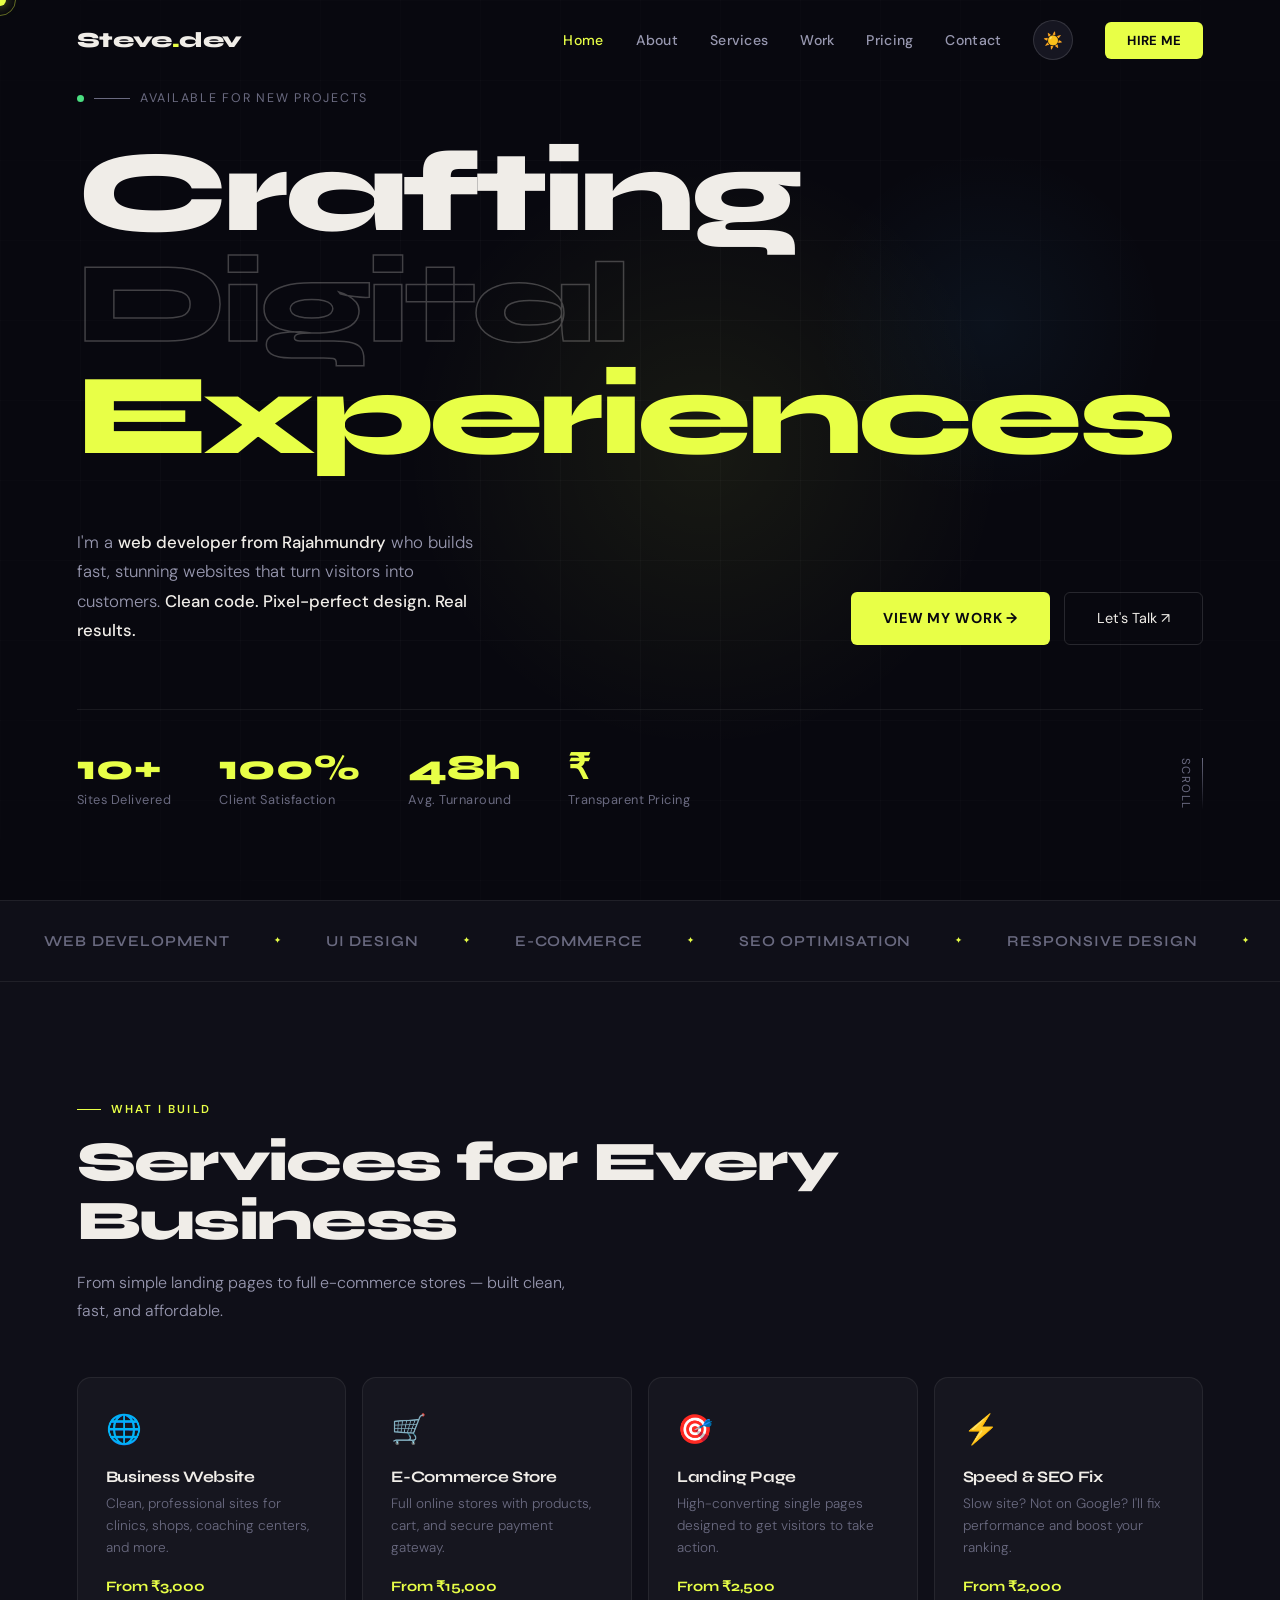
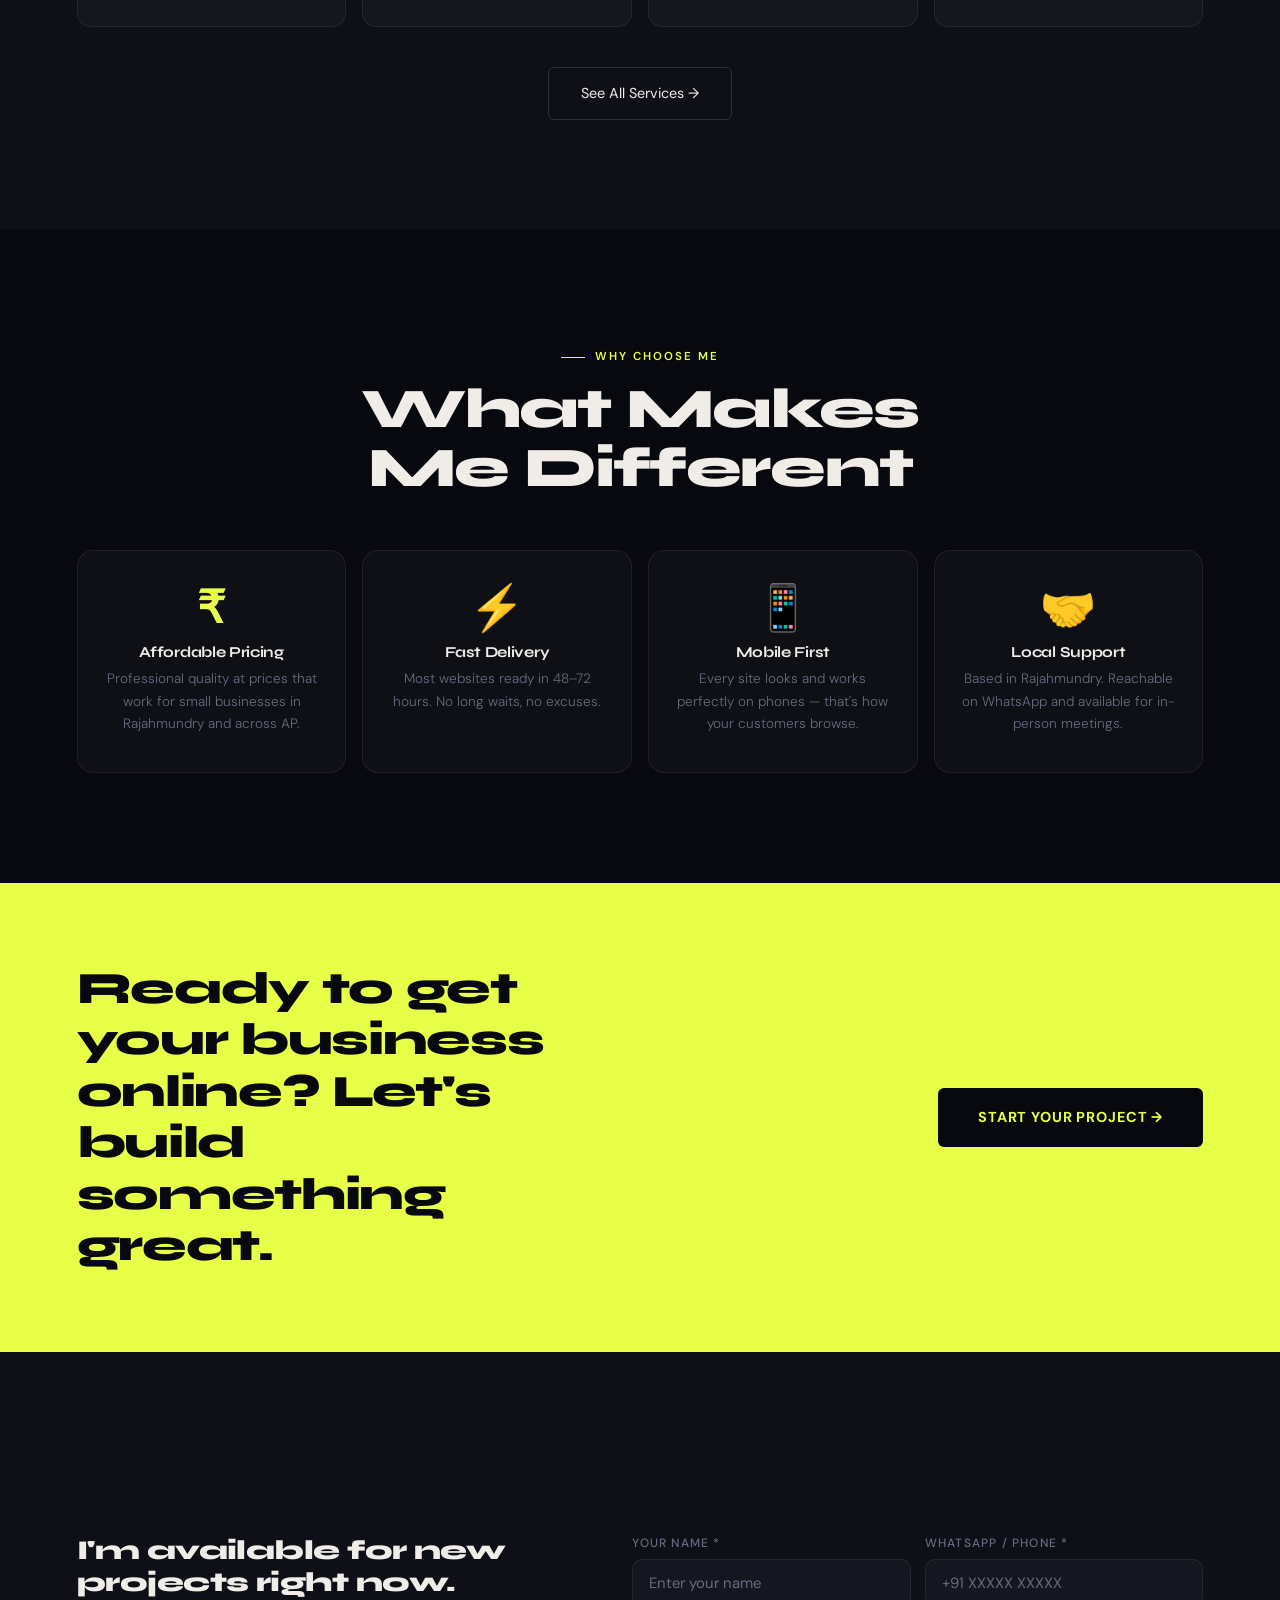
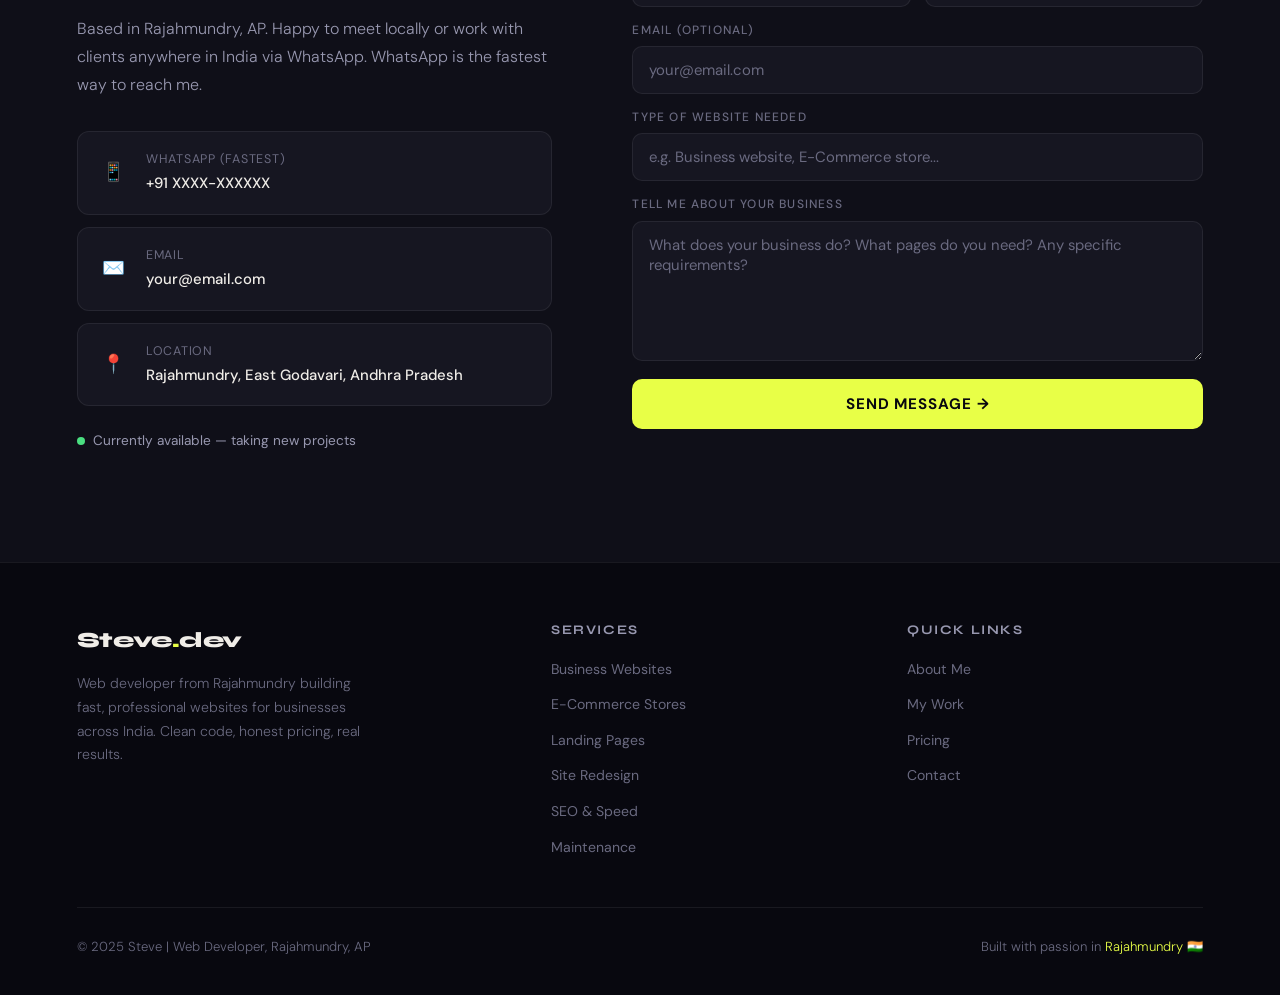
<file: index.html>
<!DOCTYPE html>
<html lang="en">
<!--
  ============================================================
  PAGE: Home (index.html)
  DESCRIPTION: Hero landing page with intro, stats, and
               quick links to all other sections.
  STYLES: css/style.css
  SCRIPTS: js/main.js
  ============================================================
-->
<head>
  <meta charset="UTF-8" />
  <meta name="viewport" content="width=device-width, initial-scale=1.0" />
  <title>Steve.dev — Web Developer, Rajahmundry</title>
  <meta name="description" content="Professional web developer based in Rajahmundry, AP. I build fast, modern websites for businesses across India." />

  <!-- Global styles -->
  <link rel="stylesheet" href="css/style.css" />

  <!-- Page-specific styles -->
  <style>
    /* ── HERO SECTION ── */
    .hero {
      min-height: 100vh;
      display: flex;
      flex-direction: column;
      justify-content: flex-end;
      padding: 0 6% 90px;
      position: relative;
      overflow: hidden;
    }

    /* Grid lines in background */
    .hero-grid {
      position: absolute;
      inset: 0;
      background-image:
        linear-gradient(rgba(255,255,255,0.025) 1px, transparent 1px),
        linear-gradient(90deg, rgba(255,255,255,0.025) 1px, transparent 1px);
      background-size: 80px 80px;
      mask-image: radial-gradient(ellipse 80% 80% at 50% 50%, black 30%, transparent 100%);
      pointer-events: none;
    }
    html.light .hero-grid {
      background-image:
        linear-gradient(rgba(0,0,0,0.04) 1px, transparent 1px),
        linear-gradient(90deg, rgba(0,0,0,0.04) 1px, transparent 1px);
    }

    /* Glow orbs for atmosphere */
    .orb {
      position: absolute;
      border-radius: 50%;
      pointer-events: none;
    }
    .orb-1 {
      width: 650px; height: 650px;
      background: radial-gradient(circle, rgba(232,255,71,0.07) 0%, transparent 65%);
      top: 50%; left: 55%;
      transform: translate(-50%, -50%);
    }
    .orb-2 {
      width: 380px; height: 380px;
      background: radial-gradient(circle, rgba(71,184,255,0.06) 0%, transparent 65%);
      top: 15%; right: 8%;
    }

    /* Blinking availability dot */
    .availability-badge {
      display: inline-flex;
      align-items: center;
      gap: 10px;
      font-size: 0.78rem;
      text-transform: uppercase;
      letter-spacing: 0.14em;
      color: var(--muted);
      margin-bottom: 28px;
      animation: fadeUp 0.9s ease both;
    }
    .badge-dot {
      width: 7px; height: 7px;
      background: #4ade80; /* green = available */
      border-radius: 50%;
      animation: pulse 2s infinite;
    }
    @keyframes pulse {
      0%, 100% { opacity: 1; transform: scale(1); }
      50%       { opacity: 0.4; transform: scale(1.4); }
    }
    .badge-line {
      width: 36px; height: 1px;
      background: var(--muted);
    }

    /* Main headline */
    .hero-title {
      font-family: 'Syne', sans-serif;
      font-size: clamp(3.5rem, 9vw, 8rem);
      font-weight: 800;
      line-height: 0.97;
      letter-spacing: -0.04em;
      margin-bottom: 0;
      position: relative;
      z-index: 2;
      animation: fadeUp 0.9s 0.08s ease both;
    }
    /* Outlined text (no fill, just stroke) */
    .hero-title .outline {
      -webkit-text-stroke: 1.5px rgba(240,237,232,0.25);
      color: transparent;
    }
    html.light .hero-title .outline {
      -webkit-text-stroke: 1.5px rgba(17,17,24,0.25);
    }
    /* Accent colored word */
    .hero-title .accent-word {
      color: var(--accent);
    }

    /* Bottom half of hero (desc + buttons) */
    .hero-bottom {
      display: flex;
      justify-content: space-between;
      align-items: flex-end;
      margin-top: 56px;
      flex-wrap: wrap;
      gap: 32px;
      position: relative;
      z-index: 2;
      animation: fadeUp 0.9s 0.18s ease both;
    }
    .hero-desc {
      max-width: 420px;
      font-size: 1.05rem;
      line-height: 1.75;
      color: var(--muted2);
      font-weight: 300;
    }
    .hero-desc strong {
      color: var(--text);
      font-weight: 500;
    }

    /* CTA button group */
    .hero-ctas {
      display: flex;
      gap: 14px;
      flex-wrap: wrap;
    }

    /* Stats row below hero */
    .hero-stats {
      display: flex;
      gap: 48px;
      margin-top: 64px;
      padding-top: 40px;
      border-top: 1px solid var(--border);
      position: relative;
      z-index: 2;
      flex-wrap: wrap;
      animation: fadeUp 0.9s 0.3s ease both;
    }
    .stat-num {
      font-family: 'Syne', sans-serif;
      font-size: 2.2rem;
      font-weight: 800;
      color: var(--accent);
      line-height: 1;
    }
    .stat-label {
      font-size: 0.8rem;
      color: var(--muted);
      margin-top: 4px;
      letter-spacing: 0.04em;
    }

    /* Scroll indicator */
    .scroll-hint {
      position: absolute;
      bottom: 90px;
      right: 6%;
      display: flex;
      flex-direction: column;
      align-items: center;
      gap: 8px;
      color: var(--muted);
      font-size: 0.72rem;
      text-transform: uppercase;
      letter-spacing: 0.12em;
      writing-mode: vertical-rl;
      animation: fadeUp 0.9s 0.4s ease both;
    }
    .scroll-line {
      width: 1px; height: 52px;
      background: linear-gradient(to bottom, var(--muted), transparent);
    }

    @keyframes fadeUp {
      from { opacity: 0; transform: translateY(36px); }
      to   { opacity: 1; transform: translateY(0); }
    }

    /* ── SCROLLING MARQUEE STRIP ── */
    .marquee-strip {
      padding: 28px 0;
      border-top: 1px solid var(--border);
      border-bottom: 1px solid var(--border);
      background: var(--bg2);
      overflow: hidden;
    }
    .marquee-track {
      display: flex;
      white-space: nowrap;
      animation: marquee 22s linear infinite;
    }
    .marquee-item {
      display: inline-flex;
      align-items: center;
      gap: 44px;
      padding: 0 44px;
      font-family: 'Syne', sans-serif;
      font-size: 0.95rem;
      font-weight: 600;
      color: var(--muted);
      letter-spacing: 0.06em;
      text-transform: uppercase;
    }
    .marquee-dot {
      color: var(--accent);
      font-size: 0.5rem;
    }
    @keyframes marquee {
      from { transform: translateX(0); }
      to   { transform: translateX(-50%); }
    }

    /* ── QUICK SERVICES PREVIEW ── */
    .services-preview {
      display: grid;
      grid-template-columns: repeat(auto-fit, minmax(240px, 1fr));
      gap: 16px;
      margin-top: 52px;
    }
    .svc-preview-card {
      background: var(--card-bg);
      border: 1px solid var(--border);
      border-radius: 14px;
      padding: 28px;
      transition: border-color 0.3s ease, transform 0.3s ease, background 0.3s ease;
      position: relative;
      overflow: hidden;
    }
    /* Top color line appears on hover */
    .svc-preview-card::before {
      content: '';
      position: absolute;
      top: 0; left: 0; right: 0;
      height: 2px;
      background: var(--accent);
      transform: scaleX(0);
      transform-origin: left;
      transition: transform 0.4s ease;
    }
    .svc-preview-card:hover::before { transform: scaleX(1); }
    .svc-preview-card:hover {
      border-color: rgba(232,255,71,0.2);
      transform: translateY(-5px);
      background: var(--bg3);
    }
    .svc-icon {
      font-size: 1.8rem;
      margin-bottom: 16px;
    }
    .svc-preview-card h3 {
      font-size: 1rem;
      font-weight: 700;
      margin-bottom: 8px;
      color: var(--text);
    }
    .svc-preview-card p {
      font-size: 0.85rem;
      line-height: 1.6;
      color: var(--muted);
    }
    .svc-price {
      margin-top: 16px;
      font-family: 'Syne', sans-serif;
      font-size: 0.9rem;
      font-weight: 700;
      color: var(--accent);
    }

    /* ── WHY ME CARDS ── */
    .why-grid {
      display: grid;
      grid-template-columns: repeat(auto-fit, minmax(200px, 1fr));
      gap: 16px;
      margin-top: 52px;
    }
    .why-card {
      text-align: center;
      padding: 36px 20px;
      background: var(--card-bg);
      border: 1px solid var(--border);
      border-radius: 16px;
      transition: transform 0.3s ease;
    }
    .why-card:hover {
      transform: translateY(-4px);
    }
    .why-card .big-num {
      font-family: 'Syne', sans-serif;
      font-size: 2.8rem;
      font-weight: 800;
      color: var(--accent);
      line-height: 1;
    }
    .why-card h4 {
      font-size: 0.95rem;
      font-weight: 700;
      margin: 12px 0 8px;
      color: var(--text);
    }
    .why-card p {
      font-size: 0.85rem;
      line-height: 1.65;
      color: var(--muted);
    }

    /* ── RESPONSIVE ── */
    @media (max-width: 768px) {
      .hero {
        padding: 0 4% 60px;
      }
      .hero-title {
        font-size: clamp(2rem, 7vw, 3.5rem);
        line-height: 1.05;
        letter-spacing: -0.03em;
        margin-bottom: 16px;
      }
      .hero-bottom { flex-direction: column; align-items: flex-start; }
      .hero-stats  { gap: 28px; }
      .scroll-hint { display: none; }
    }

    @media (max-width: 480px) {
      .hero-title {
        font-size: clamp(2.2rem, 6vw, 2.8rem);
        line-height: 1.1;
      }
      .hero-ctas {
        flex-direction: column;
        width: 100%;
      }
      .hero-ctas a {
        width: 100%;
        text-align: center;
      }
    }

    </style>


 <style>
    /* ── CONTACT LAYOUT ── */
    .contact-layout {
      display: grid;
      grid-template-columns: 1fr 1.2fr;
      gap: 80px;
      margin-top: 72px;
      align-items: start;
    }

    /* Left side: contact info */
    .contact-info h3 {
      font-size: 1.7rem;
      font-weight: 800;
      line-height: 1.2;
      margin-bottom: 16px;
      color: var(--text);
    }
    .contact-info > p { margin-bottom: 32px; }

    /* Contact detail cards (WhatsApp, email, location) */
    .contact-items { display: flex; flex-direction: column; gap: 12px; }

    .contact-item {
      display: flex;
      align-items: center;
      gap: 16px;
      padding: 18px 20px;
      background: var(--bg3);
      border: 1px solid var(--border);
      border-radius: 12px;
      text-decoration: none;
      color: var(--text);
      font-size: 0.93rem;
      transition: border-color 0.2s ease, background 0.2s ease;
    }
    .contact-item:hover {
      border-color: rgba(232,255,71,0.3);
      background: rgba(232,255,71,0.03);
    }
    .contact-item .ci-icon { font-size: 1.15rem; width: 32px; text-align: center; }
    .contact-item .ci-label { color: var(--muted); font-size: 0.78rem; margin-bottom: 2px; text-transform: uppercase; letter-spacing: 0.06em; }
    .contact-item .ci-value { font-weight: 500; }

    /* Availability indicator */
    .availability-line {
      display: flex;
      align-items: center;
      gap: 8px;
      margin-top: 24px;
      color: var(--muted2);
      font-size: 0.85rem;
    }
    .avail-dot {
      width: 8px; height: 8px;
      background: #4ade80;
      border-radius: 50%;
      animation: pulse 2s infinite;
    }
    @keyframes pulse {
      0%, 100% { opacity: 1; transform: scale(1); }
      50%       { opacity: 0.4; transform: scale(1.5); }
    }

    /* Right side: contact form */
    .contact-form { display: flex; flex-direction: column; gap: 14px; }

    /* Two-column row for name + phone */
    .form-row { display: grid; grid-template-columns: 1fr 1fr; gap: 14px; }

    .cf-field { display: flex; flex-direction: column; gap: 6px; }
    .cf-label {
      font-size: 0.75rem;
      text-transform: uppercase;
      letter-spacing: 0.1em;
      color: var(--muted);
      font-weight: 500;
    }
    .cf-input {
      background: var(--bg3);
      border: 1px solid var(--border);
      border-radius: 10px;
      padding: 13px 16px;
      color: var(--text);
      font-family: 'DM Sans', sans-serif;
      font-size: 0.93rem;
      outline: none;
      transition: border-color 0.2s ease;
      width: 100%;
    }
    .cf-input:focus { border-color: rgba(232,255,71,0.4); }
    .cf-input::placeholder { color: var(--muted); }
    textarea.cf-input { resize: vertical; min-height: 140px; }

    /* Submit button */
    .cf-submit {
      background: var(--accent);
      color: #08080f;
      border: none;
      padding: 15px;
      border-radius: 10px;
      font-family: 'DM Sans', sans-serif;
      font-weight: 700;
      font-size: 0.95rem;
      cursor: pointer;
      text-transform: uppercase;
      letter-spacing: 0.06em;
      transition: transform 0.2s ease, box-shadow 0.2s ease;
      margin-top: 4px;
    }
    .cf-submit:hover {
      transform: translateY(-2px);
      box-shadow: 0 10px 28px rgba(232,255,71,0.3);
    }

    /* ── RESPONSIVE ── */
    @media (max-width: 900px) {
      .contact-layout { grid-template-columns: 1fr; gap: 48px; }
      .form-row       { grid-template-columns: 1fr; }
    }
  </style>

  
</head>
<body>

  <!-- Custom cursor elements -->
  <div class="cursor-ball" id="cursorBall"></div>
  <div class="cursor-trail" id="cursorTrail"></div>

  <!-- ============================================================
       NAVIGATION BAR
       Shared across all pages. Active link = "Home"
       ============================================================ -->
  <nav class="navbar" id="navbar">
    <!-- Logo -->
    <a href="index.html" class="nav-logo">Steve<span>.</span>dev</a>

    <!-- Desktop navigation links -->
    <ul class="nav-links">
      <li><a href="index.html" class="active">Home</a></li>
      <li><a href="about.html">About</a></li>
      <li><a href="services.html">Services</a></li>
      <li><a href="portfolio.html">Work</a></li>
      <li><a href="pricing.html">Pricing</a></li>
      <li><a href="contact.html">Contact</a></li>
      <!-- Dark/Light toggle -->
      <li><button class="theme-toggle" id="themeToggle" title="Toggle theme">☀️</button></li>
      <!-- Hire Me CTA -->
      <li><a href="contact.html" class="nav-hire">Hire Me</a></li>
    </ul>

    <!-- Mobile controls (hamburger + theme toggle) -->
    <div class="mobile-controls">
      <button class="theme-toggle" id="themeToggleMobile" title="Toggle theme">☀️</button>
      <div class="hamburger" id="hamburger">
        <span></span><span></span><span></span>
      </div>
    </div>
  </nav> 

  <!-- Mobile full-screen navigation drawer -->
  <div class="mobile-nav" id="mobileNav">
    <button class="mobile-close" id="mobileClose">✕</button>
    <a href="index.html">Home</a>
    <a href="about.html">About</a>
    <a href="services.html">Services</a>
    <a href="portfolio.html">Work</a>
    <a href="pricing.html">Pricing</a>
    <a href="contact.html">Contact</a>
    <a href="contact.html" style="color:var(--accent)">Hire Me →</a>
  </div>


  <!-- ============================================================
       HERO SECTION
       Full-height intro with headline, description, and CTAs
       ============================================================ -->
  <section class="hero" id="home">

    <!-- Background decorations -->
    <div class="hero-grid"></div>
    <div class="orb orb-1"></div>
    <div class="orb orb-2"></div>

    <!-- Availability indicator -->
    <div class="availability-badge">
      <div class="badge-dot"></div>
      <div class="badge-line"></div>
      <span>Available for new projects</span>
    </div>

    <!-- Main headline — 3 lines with different treatments -->
    <h1 class="hero-title">
      Crafting<br>
      <span class="outline">Digital</span><br>
      <span class="accent-word">Experiences</span>
    </h1>

    <!-- Description + CTA buttons -->
    <div class="hero-bottom">
      <p class="hero-desc">
        I'm a <strong>web developer from Rajahmundry</strong> who builds
        fast, stunning websites that turn visitors into customers.
        <strong>Clean code. Pixel-perfect design. Real results.</strong>
      </p>
      <div class="hero-ctas">
        <a href="portfolio.html" class="btn-primary">View My Work →</a>
        <a href="contact.html"   class="btn-ghost">Let's Talk ↗</a>
      </div>
    </div>

    <!-- Stats row at bottom of hero -->
    <div class="hero-stats">
      <div>
        <div class="stat-num" id="statSites">0+</div>
        <div class="stat-label">Sites Delivered</div>
      </div>
      <div>
        <div class="stat-num">100%</div>
        <div class="stat-label">Client Satisfaction</div>
      </div>
      <div>
        <div class="stat-num">48h</div>
        <div class="stat-label">Avg. Turnaround</div>
      </div>
      <div>
        <div class="stat-num">₹</div>
        <div class="stat-label">Transparent Pricing</div>
      </div>
    </div>

    <!-- Scroll hint on the right -->
    <div class="scroll-hint">
      <div class="scroll-line"></div>
      Scroll
    </div>
  </section>


  <!-- ============================================================
       MARQUEE STRIP
       Scrolling text banner showing keywords / services
       ============================================================ -->
  <div class="marquee-strip">
    <div class="marquee-track">
      <!-- Duplicate the content so it loops seamlessly -->
      <div class="marquee-item">
        Web Development <span class="marquee-dot">✦</span>
        UI Design <span class="marquee-dot">✦</span>
        E-Commerce <span class="marquee-dot">✦</span>
        SEO Optimisation <span class="marquee-dot">✦</span>
        Responsive Design <span class="marquee-dot">✦</span>
        Performance Tuning <span class="marquee-dot">✦</span>
        Custom Websites <span class="marquee-dot">✦</span>
        Landing Pages <span class="marquee-dot">✦</span>
        Business Sites <span class="marquee-dot">✦</span>
        Web Development <span class="marquee-dot">✦</span>
        UI Design <span class="marquee-dot">✦</span>
        E-Commerce <span class="marquee-dot">✦</span>
        SEO Optimisation <span class="marquee-dot">✦</span>
        Responsive Design <span class="marquee-dot">✦</span>
        Performance Tuning <span class="marquee-dot">✦</span>
        Custom Websites <span class="marquee-dot">✦</span>
        Landing Pages <span class="marquee-dot">✦</span>
        Business Sites <span class="marquee-dot">✦</span>
      </div>
    </div>
  </div>


  <!-- ============================================================
       SERVICES PREVIEW SECTION
       Quick overview of main services with pricing
       ============================================================ -->
  <section class="section section-alt">
    <div class="reveal">
      <div class="section-tag">What I Build</div>
      <h2 class="section-title">Services for Every Business</h2>
      <p class="section-sub">From simple landing pages to full e-commerce stores — built clean, fast, and affordable.</p>
    </div>

    <div class="services-preview reveal delay-2">
      <div class="svc-preview-card">
        <div class="svc-icon">🌐</div>
        <h3>Business Website</h3>
        <p>Clean, professional sites for clinics, shops, coaching centers, and more.</p>
        <div class="svc-price">From ₹3,000</div>
      </div>
      <div class="svc-preview-card">
        <div class="svc-icon">🛒</div>
        <h3>E-Commerce Store</h3>
        <p>Full online stores with products, cart, and secure payment gateway.</p>
        <div class="svc-price">From ₹15,000</div>
      </div>
      <div class="svc-preview-card">
        <div class="svc-icon">🎯</div>
        <h3>Landing Page</h3>
        <p>High-converting single pages designed to get visitors to take action.</p>
        <div class="svc-price">From ₹2,500</div>
      </div>
      <div class="svc-preview-card">
        <div class="svc-icon">⚡</div>
        <h3>Speed & SEO Fix</h3>
        <p>Slow site? Not on Google? I'll fix performance and boost your ranking.</p>
        <div class="svc-price">From ₹2,000</div>
      </div>
    </div>

    <!-- Link to full services page -->
    <div style="text-align:center; margin-top:40px;">
      <a href="services.html" class="btn-ghost">See All Services →</a>
    </div>
  </section>


  <!-- ============================================================
       WHY HIRE ME SECTION
       4 key selling points in card format
       ============================================================ -->
  <section class="section">
    <div class="reveal" style="text-align:center; max-width:580px; margin:0 auto;">
      <div class="section-tag">Why Choose Me</div>
      <h2 class="section-title">What Makes Me Different</h2>
    </div>

    <div class="why-grid reveal delay-2">
      <div class="why-card">
        <div class="big-num">₹</div>
        <h4>Affordable Pricing</h4>
        <p>Professional quality at prices that work for small businesses in Rajahmundry and across AP.</p>
      </div>
      <div class="why-card">
        <div class="big-num">⚡</div>
        <h4>Fast Delivery</h4>
        <p>Most websites ready in 48–72 hours. No long waits, no excuses.</p>
      </div>
      <div class="why-card">
        <div class="big-num">📱</div>
        <h4>Mobile First</h4>
        <p>Every site looks and works perfectly on phones — that's how your customers browse.</p>
      </div>
      <div class="why-card">
        <div class="big-num">🤝</div>
        <h4>Local Support</h4>
        <p>Based in Rajahmundry. Reachable on WhatsApp and available for in-person meetings.</p>
      </div>
    </div>
  </section>


  <!-- ============================================================
       CALL TO ACTION BAND
       Bold yellow strip encouraging visitors to get in touch
       ============================================================ -->
  <div class="reveal" style="background:var(--accent); padding:80px 6%; display:flex; justify-content:space-between; align-items:center; flex-wrap:wrap; gap:32px; position:relative; z-index:2;">
    <h2 style="font-family:'Syne',sans-serif; font-size:clamp(1.8rem,4vw,2.8rem); font-weight:800; color:#08080f; letter-spacing:-0.03em; line-height:1.15; max-width:520px;">
      Ready to get your business online? Let's build something great.
    </h2>
    <a href="contact.html" style="background:#08080f; color:var(--accent); padding:18px 40px; border-radius:6px; font-weight:700; font-size:0.9rem; text-decoration:none; text-transform:uppercase; letter-spacing:0.06em; transition:transform 0.2s, box-shadow 0.2s; white-space:nowrap; display:inline-block;"
       onmouseover="this.style.transform='translateY(-3px)'"
       onmouseout="this.style.transform=''">
      Start Your Project →
    </a>
  </div>

    <!-- ── CONTACT SECTION ── -->
  <section class="section section-alt">
    <div class="contact-layout">

      <!-- LEFT: Contact info cards -->
      <div class="contact-info reveal">
        <h3>I'm available for new projects right now.</h3>
        <p>
          Based in Rajahmundry, AP. Happy to meet locally or work with clients
          anywhere in India via WhatsApp. WhatsApp is the fastest way to reach me.
        </p>

        <div class="contact-items">

          <!-- WhatsApp — REPLACE the number below with your real number -->
          <a href="https://wa.me/91XXXXXXXXXX" class="contact-item" target="_blank">
            <span class="ci-icon">📱</span>
            <div>
              <div class="ci-label">WhatsApp (Fastest)</div>
              <!-- TODO: Replace XXXXXXXXXX with your actual WhatsApp number -->
              <div class="ci-value">+91 XXXX-XXXXXX</div>
            </div>
          </a>

          <!-- Email — REPLACE with your real email -->
          <a href="mailto:your@email.com" class="contact-item">
            <span class="ci-icon">✉️</span>
            <div>
              <div class="ci-label">Email</div>
              <!-- TODO: Replace with your actual email address -->
              <div class="ci-value">your@email.com</div>
            </div>
          </a>

          <!-- Location -->
          <div class="contact-item">
            <span class="ci-icon">📍</span>
            <div>
              <div class="ci-label">Location</div>
              <div class="ci-value">Rajahmundry, East Godavari, Andhra Pradesh</div>
            </div>
          </div>

        </div>

        <!-- Availability status -->
        <div class="availability-line">
          <div class="avail-dot"></div>
          <span>Currently available — taking new projects</span>
        </div>
      </div>

      <!-- RIGHT: Contact form -->
      <div class="reveal delay-2">
        <div class="contact-form">

          <!-- Name + Phone in one row -->
          <div class="form-row">
            <div class="cf-field">
              <label class="cf-label">Your Name *</label>
              <input class="cf-input" type="text" id="cfName" placeholder="Enter your name" />
            </div>
            <div class="cf-field">
              <label class="cf-label">WhatsApp / Phone *</label>
              <input class="cf-input" type="tel" id="cfPhone" placeholder="+91 XXXXX XXXXX" />
            </div>
          </div>

          <!-- Email (optional) -->
          <div class="cf-field">
            <label class="cf-label">Email (optional)</label>
            <input class="cf-input" type="email" id="cfEmail" placeholder="your@email.com" />
          </div>

          <!-- Type of website -->
          <div class="cf-field">
            <label class="cf-label">Type of Website Needed</label>
            <input class="cf-input" type="text" id="cfType" placeholder="e.g. Business website, E-Commerce store..." />
          </div>

          <!-- Message -->
          <div class="cf-field">
            <label class="cf-label">Tell Me About Your Business</label>
            <textarea class="cf-input" id="cfMessage" placeholder="What does your business do? What pages do you need? Any specific requirements?"></textarea>
          </div>

          <!-- Submit — calls handleContactForm() from main.js -->
          <button class="cf-submit" onclick="handleContactForm()">Send Message →</button>

        </div>
      </div>
    </div>
  </section>


  <!-- ============================================================
       FOOTER
       Shared across all pages
       ============================================================ -->
  <footer class="footer">
    <div class="footer-grid">

      <!-- Brand column -->
      <div class="footer-brand">
        <a href="index.html" class="nav-logo">Steve<span>.</span>dev</a>
        <p>Web developer from Rajahmundry building fast, professional websites for businesses across India. Clean code, honest pricing, real results.</p>
      </div>

      <!-- Services column -->
      <div class="footer-col">
        <h5>Services</h5>
        <ul>
          <li><a href="services.html">Business Websites</a></li>
          <li><a href="services.html">E-Commerce Stores</a></li>
          <li><a href="services.html">Landing Pages</a></li>
          <li><a href="services.html">Site Redesign</a></li>
          <li><a href="services.html">SEO & Speed</a></li>
          <li><a href="services.html">Maintenance</a></li>
        </ul>
      </div>

      <!-- Quick links column -->
      <div class="footer-col">
        <h5>Quick Links</h5>
        <ul>
          <li><a href="about.html">About Me</a></li>
          <li><a href="portfolio.html">My Work</a></li>
          <li><a href="pricing.html">Pricing</a></li>
          <li><a href="contact.html">Contact</a></li>
        </ul>
      </div>
    </div>

    <div class="footer-bottom">
      <p>© 2025 Steve | Web Developer, Rajahmundry, AP</p>
      <p>Built with passion in <a href="#">Rajahmundry 🇮🇳</a></p>
    </div>
  </footer>


  <!-- ============================================================
       TOAST NOTIFICATION
       Used for form feedback etc. Controlled by showToast() in main.js
       ============================================================ -->
  <div class="toast" id="toast">
    <div class="toast-dot"></div>
    <span id="toastText">Done!</span>
  </div>


  <!-- Global JS (theme, nav, scroll reveal, etc.) -->
  <script src="js/main.js"></script>

  <script>
    /* ── PAGE-SPECIFIC JS ── */

    // Sync mobile theme toggle with desktop one
    const mobileTog = document.getElementById('themeToggleMobile');
    if (mobileTog) {
      mobileTog.textContent = document.documentElement.classList.contains('light') ? '🌙' : '☀️';
      mobileTog.addEventListener('click', () => {
        document.getElementById('themeToggle').click();
        mobileTog.textContent = document.documentElement.classList.contains('light') ? '🌙' : '☀️';
      });
    }

    // Animate the "10+" counter when it scrolls into view
    const statEl = document.getElementById('statSites');
    const counterObserver = new IntersectionObserver((entries) => {
      entries.forEach(entry => {
        if (entry.isIntersecting) {
          animateCounter(statEl, 10, '+');
          counterObserver.unobserve(entry.target);
        }
      });
    }, { threshold: 0.5 });
    counterObserver.observe(statEl);
  </script>

</body>
</html>
</file>
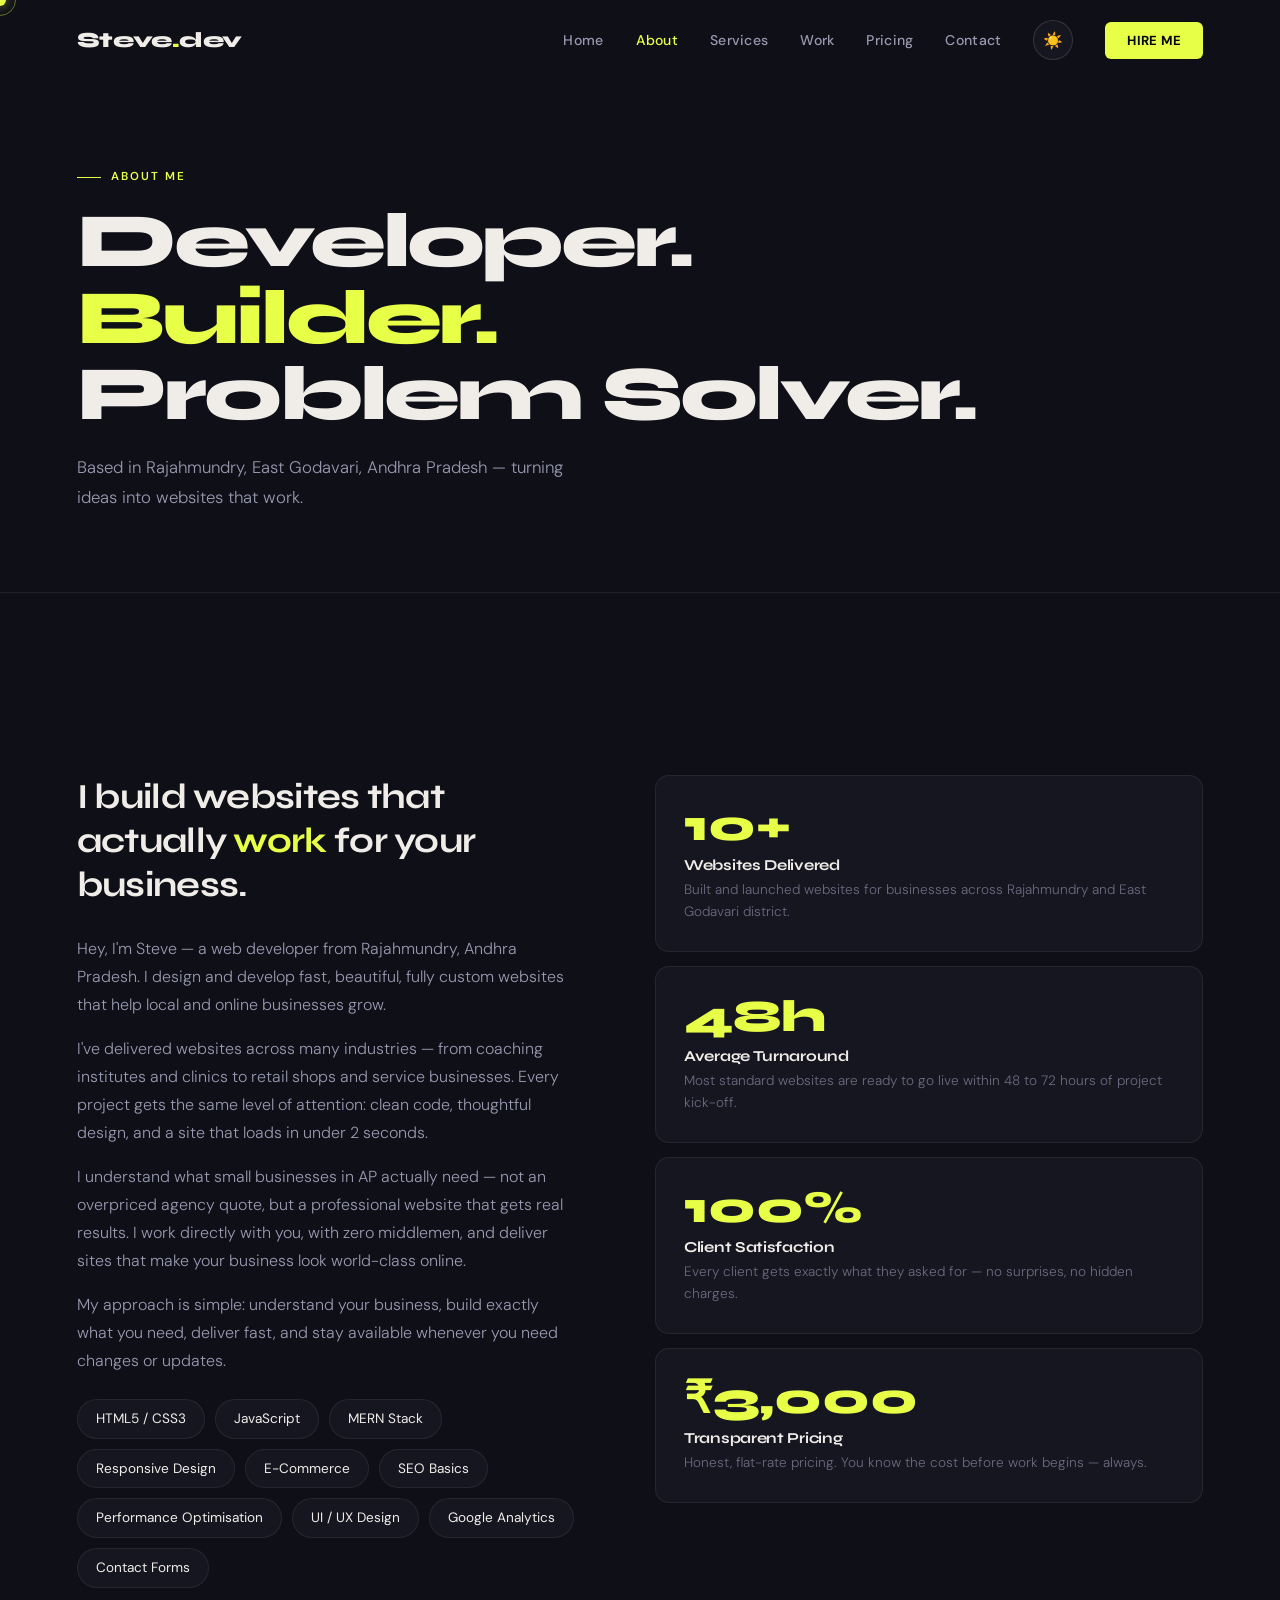
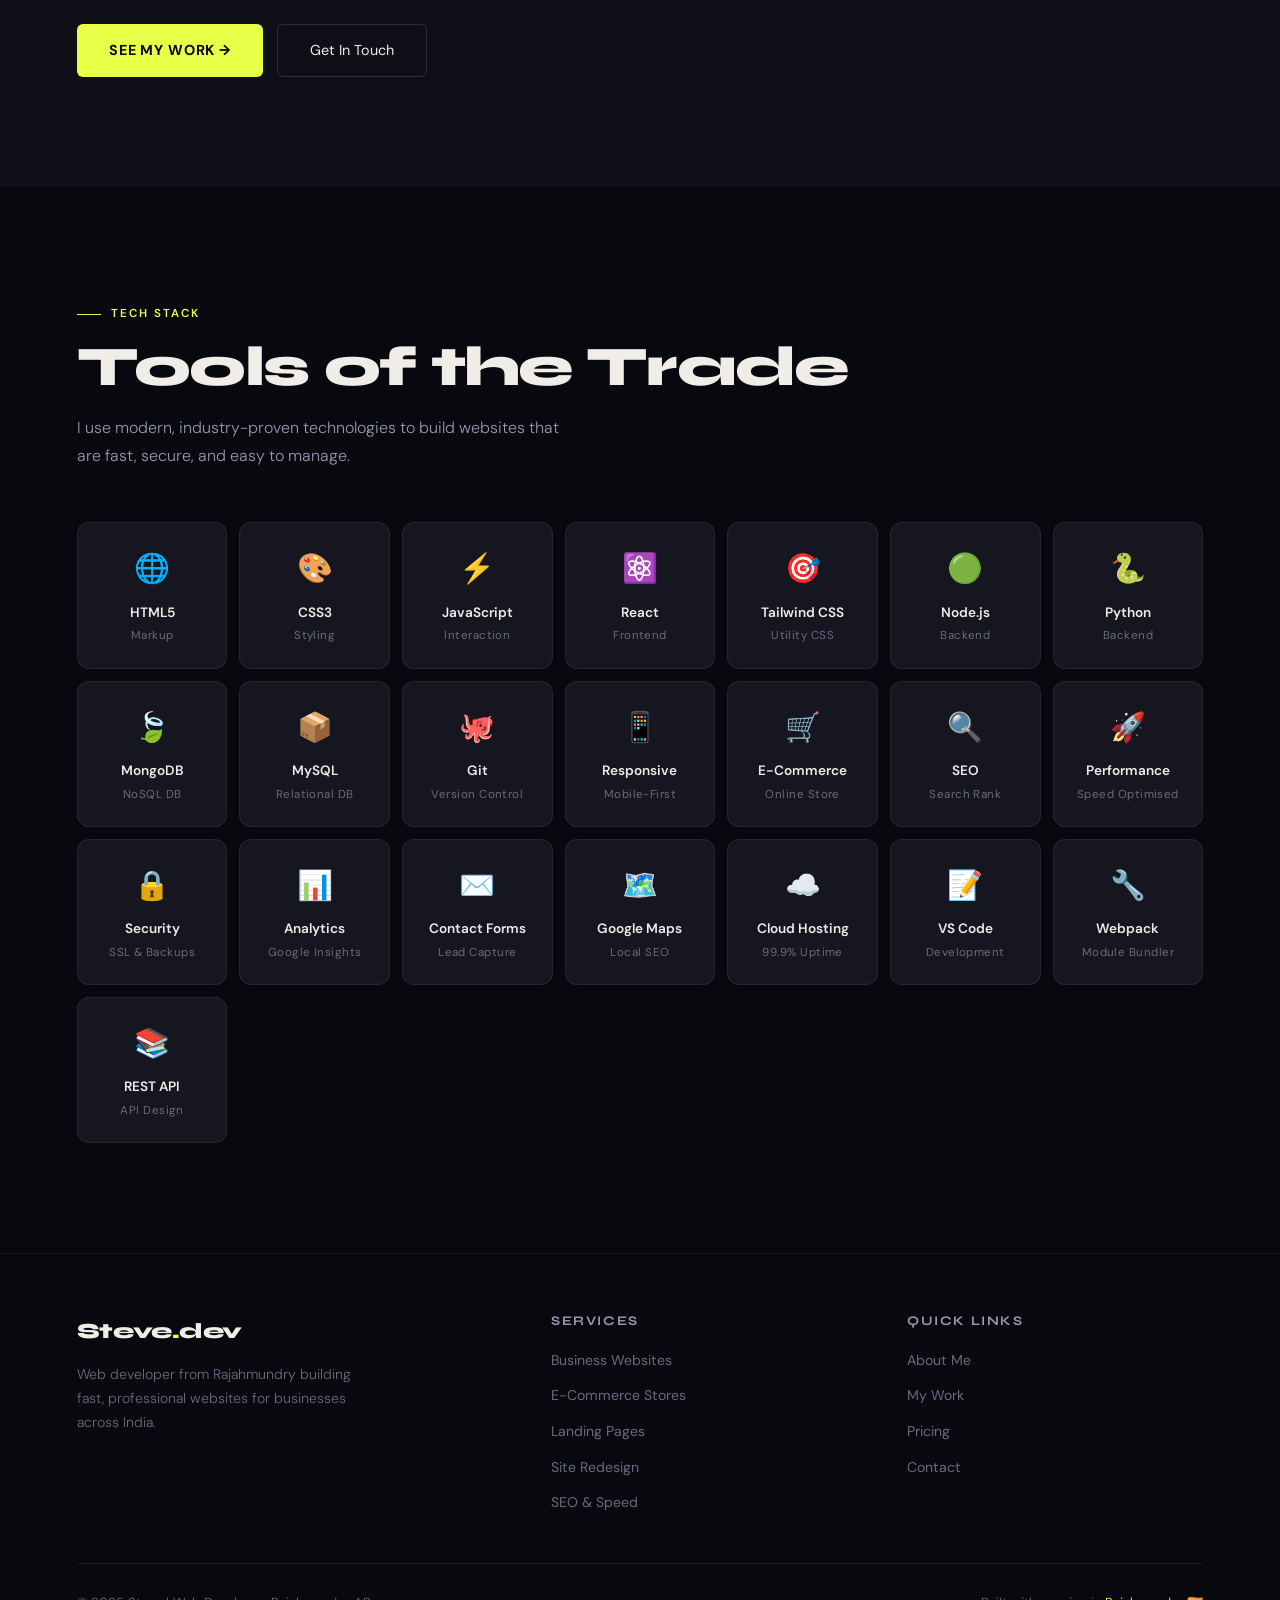
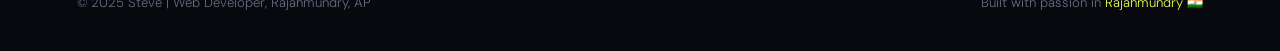
<file: about.html>
<!DOCTYPE html>
<html lang="en">
<!--
  ============================================================
  PAGE: About (about.html)
  DESCRIPTION: Personal bio, skills, tech stack, and background.
  STYLES: css/style.css
  SCRIPTS: js/main.js
  ============================================================
-->
<head>
  <meta charset="UTF-8" />
  <meta name="viewport" content="width=device-width, initial-scale=1.0" />
  <title>About — Steve.dev</title>
  <link rel="stylesheet" href="css/style.css" />
  <style>
    /* ── ABOUT LAYOUT ── */
    .about-layout {
      display: grid;
      grid-template-columns: 1fr 1.1fr;
      gap: 80px;
      align-items: start;
      margin-top: 72px;
    }

    /* Left column: bio text */
    .about-left .big-quote {
      font-family: 'Syne', sans-serif;
      font-size: clamp(1.5rem, 3vw, 2.2rem);
      font-weight: 700;
      line-height: 1.25;
      letter-spacing: -0.02em;
      margin-bottom: 28px;
      color: var(--text);
    }
    .about-left .big-quote em {
      color: var(--accent);
      font-style: normal;
    }
    .about-left p {
      margin-bottom: 16px;
    }

    /* Right column: stat cards (sticky so they stay visible while scrolling) */
    .about-right {
      position: sticky;
      top: 110px;
      display: flex;
      flex-direction: column;
      gap: 14px;
    }
    .stat-card {
      background: var(--bg3);
      border: 1px solid var(--border);
      border-radius: 14px;
      padding: 28px;
      transition: border-color 0.3s;
    }
    .stat-card:hover {
      border-color: var(--border2);
    }
    .stat-card .num {
      font-family: 'Syne', sans-serif;
      font-size: 2.8rem;
      font-weight: 800;
      color: var(--accent);
      line-height: 1;
      margin-bottom: 8px;
    }
    .stat-card h4 {
      font-size: 0.95rem;
      font-weight: 700;
      margin-bottom: 6px;
      color: var(--text);
    }
    .stat-card p {
      font-size: 0.85rem;
      color: var(--muted);
      line-height: 1.6;
    }

    /* ── TECH STACK GRID ── */
    .stack-grid {
      display: grid;
      grid-template-columns: repeat(auto-fill, minmax(150px, 1fr));
      gap: 12px;
      margin-top: 52px;
    }
    .stack-card {
      background: var(--bg3);
      border: 1px solid var(--border);
      border-radius: 12px;
      padding: 22px 18px;
      text-align: center;
      transition: border-color 0.3s, transform 0.3s, background 0.3s;
    }
    .stack-card:hover {
      border-color: rgba(232,255,71,0.3);
      transform: translateY(-4px);
      background: var(--bg4);
    }
    .stack-card .s-icon { font-size: 1.8rem; margin-bottom: 10px; }
    .stack-card .s-name { font-size: 0.85rem; font-weight: 600; color: var(--text); margin-bottom: 4px; }
    .stack-card .s-type { font-size: 0.72rem; color: var(--muted); letter-spacing: 0.04em; }

    /* ── SKILLS PILLS ── */
    .skills-pills {
      display: flex;
      flex-wrap: wrap;
      gap: 10px;
      margin-top: 24px;
    }
    .skill-pill {
      background: var(--bg3);
      border: 1px solid var(--border);
      color: var(--text);
      padding: 8px 18px;
      border-radius: 100px;
      font-size: 0.85rem;
      transition: border-color 0.2s, color 0.2s;
    }
    .skill-pill:hover {
      border-color: var(--accent);
      color: var(--accent);
    }

    @media (max-width: 900px) {
      .about-layout { grid-template-columns: 1fr; gap: 48px; }
      .about-right  { position: static; }
    }
  </style>
</head>
<body>

  <!-- Custom cursor elements -->
  <div class="cursor-ball" id="cursorBall"></div>
  <div class="cursor-trail" id="cursorTrail"></div>

  <!-- ── NAVBAR ── -->
  <nav class="navbar" id="navbar">
    <a href="index.html" class="nav-logo">Steve<span>.</span>dev</a>
    <ul class="nav-links">
      <li><a href="index.html">Home</a></li>
      <li><a href="about.html" class="active">About</a></li>
      <li><a href="services.html">Services</a></li>
      <li><a href="portfolio.html">Work</a></li>
      <li><a href="pricing.html">Pricing</a></li>
      <li><a href="contact.html">Contact</a></li>
      <li><button class="theme-toggle" id="themeToggle">☀️</button></li>
      <li><a href="contact.html" class="nav-hire">Hire Me</a></li>
    </ul>
    <!-- Mobile controls (hamburger + theme toggle) -->
    <div class="mobile-controls">
      <button class="theme-toggle" id="themeToggleMobile" title="Toggle theme">☀️</button>
      <div class="hamburger" id="hamburger">
        <span></span><span></span><span></span>
      </div>
    </div>
  </nav>

  <div class="mobile-nav" id="mobileNav">
    <button class="mobile-close" id="mobileClose">✕</button>
    <a href="index.html">Home</a>
    <a href="about.html">About</a>
    <a href="services.html">Services</a>
    <a href="portfolio.html">Work</a>
    <a href="pricing.html">Pricing</a>
    <a href="contact.html">Contact</a>
    <a href="contact.html" style="color:var(--accent)">Hire Me →</a>
  </div>


  <!-- ── PAGE HERO ── -->
  <div class="page-hero">
    <div class="section-tag">About Me</div>
    <h1>Developer.<br><span style="color:var(--accent)">Builder.</span><br>Problem Solver.</h1>
    <p>Based in Rajahmundry, East Godavari, Andhra Pradesh — turning ideas into websites that work.</p>
  </div>


  <!-- ── ABOUT BIO SECTION ── -->
  <section class="section section-alt">
    <div class="about-layout">

      <!-- Left: Bio text -->
      <div class="about-left reveal">
        <div class="big-quote">
          I build websites that actually <em>work</em> for your business.
        </div>

        <p>
          Hey, I'm Steve — a web developer from Rajahmundry, Andhra Pradesh.
          I design and develop fast, beautiful, fully custom websites that help
          local and online businesses grow.
        </p>
        <p>
          I've delivered websites across many industries — from coaching institutes
          and clinics to retail shops and service businesses. Every project gets the
          same level of attention: clean code, thoughtful design, and a site that
          loads in under 2 seconds.
        </p>
        <p>
          I understand what small businesses in AP actually need — not an overpriced
          agency quote, but a professional website that gets real results. I work
          directly with you, with zero middlemen, and deliver sites that make your
          business look world-class online.
        </p>
        <p>
          My approach is simple: understand your business, build exactly what you need,
          deliver fast, and stay available whenever you need changes or updates.
        </p>

        <!-- Skill pills -->
        <div class="skills-pills">
          <span class="skill-pill">HTML5 / CSS3</span>
          <span class="skill-pill">JavaScript</span>
          <span class="skill-pill">MERN Stack</span>
          <span class="skill-pill">Responsive Design</span>
          <span class="skill-pill">E-Commerce</span>
          <span class="skill-pill">SEO Basics</span>
          <span class="skill-pill">Performance Optimisation</span>
          <span class="skill-pill">UI / UX Design</span>
          <span class="skill-pill">Google Analytics</span>
          <span class="skill-pill">Contact Forms</span>
        </div>

        <div style="margin-top:36px; display:flex; gap:14px; flex-wrap:wrap;">
          <a href="portfolio.html" class="btn-primary">See My Work →</a>
          <a href="contact.html"   class="btn-ghost">Get In Touch</a>
        </div>
      </div>

      <!-- Right: Stats cards (sticky) -->
      <div class="about-right reveal delay-2">
        <div class="stat-card">
          <div class="num">10+</div>
          <h4>Websites Delivered</h4>
          <p>Built and launched websites for businesses across Rajahmundry and East Godavari district.</p>
        </div>
        <div class="stat-card">
          <div class="num">48h</div>
          <h4>Average Turnaround</h4>
          <p>Most standard websites are ready to go live within 48 to 72 hours of project kick-off.</p>
        </div>
        <div class="stat-card">
          <div class="num">100%</div>
          <h4>Client Satisfaction</h4>
          <p>Every client gets exactly what they asked for — no surprises, no hidden charges.</p>
        </div>
        <div class="stat-card">
          <div class="num">₹3,000</div>
          <h4>Transparent Pricing</h4>
          <p>Honest, flat-rate pricing. You know the cost before work begins — always.</p>
        </div>
      </div>
    </div>
  </section>


  <!-- ── TECH STACK SECTION ── -->
  <section class="section">
    <div class="reveal">
      <div class="section-tag">Tech Stack</div>
      <h2 class="section-title">Tools of the Trade</h2>
      <p class="section-sub">I use modern, industry-proven technologies to build websites that are fast, secure, and easy to manage.</p>
    </div>

    <div class="stack-grid reveal delay-2">
      <div class="stack-card"><div class="s-icon">🌐</div><div class="s-name">HTML5</div><div class="s-type">Markup</div></div>
      <div class="stack-card"><div class="s-icon">🎨</div><div class="s-name">CSS3</div><div class="s-type">Styling</div></div>
      <div class="stack-card"><div class="s-icon">⚡</div><div class="s-name">JavaScript</div><div class="s-type">Interaction</div></div>
      <div class="stack-card"><div class="s-icon">⚛️</div><div class="s-name">React</div><div class="s-type">Frontend</div></div>
      <div class="stack-card"><div class="s-icon">🎯</div><div class="s-name">Tailwind CSS</div><div class="s-type">Utility CSS</div></div>
      <div class="stack-card"><div class="s-icon">🟢</div><div class="s-name">Node.js</div><div class="s-type">Backend</div></div>
      <div class="stack-card"><div class="s-icon">🐍</div><div class="s-name">Python</div><div class="s-type">Backend</div></div>
      <div class="stack-card"><div class="s-icon">🍃</div><div class="s-name">MongoDB</div><div class="s-type">NoSQL DB</div></div>
      <div class="stack-card"><div class="s-icon">📦</div><div class="s-name">MySQL</div><div class="s-type">Relational DB</div></div>
      <div class="stack-card"><div class="s-icon">🐙</div><div class="s-name">Git</div><div class="s-type">Version Control</div></div>
      <div class="stack-card"><div class="s-icon">📱</div><div class="s-name">Responsive</div><div class="s-type">Mobile-First</div></div>
      <div class="stack-card"><div class="s-icon">🛒</div><div class="s-name">E-Commerce</div><div class="s-type">Online Store</div></div>
      <div class="stack-card"><div class="s-icon">🔍</div><div class="s-name">SEO</div><div class="s-type">Search Rank</div></div>
      <div class="stack-card"><div class="s-icon">🚀</div><div class="s-name">Performance</div><div class="s-type">Speed Optimised</div></div>
      <div class="stack-card"><div class="s-icon">🔒</div><div class="s-name">Security</div><div class="s-type">SSL & Backups</div></div>
      <div class="stack-card"><div class="s-icon">📊</div><div class="s-name">Analytics</div><div class="s-type">Google Insights</div></div>
      <div class="stack-card"><div class="s-icon">✉️</div><div class="s-name">Contact Forms</div><div class="s-type">Lead Capture</div></div>
      <div class="stack-card"><div class="s-icon">🗺️</div><div class="s-name">Google Maps</div><div class="s-type">Local SEO</div></div>
      <div class="stack-card"><div class="s-icon">☁️</div><div class="s-name">Cloud Hosting</div><div class="s-type">99.9% Uptime</div></div>
      <div class="stack-card"><div class="s-icon">📝</div><div class="s-name">VS Code</div><div class="s-type">Development</div></div>
      <div class="stack-card"><div class="s-icon">🔧</div><div class="s-name">Webpack</div><div class="s-type">Module Bundler</div></div>
      <div class="stack-card"><div class="s-icon">📚</div><div class="s-name">REST API</div><div class="s-type">API Design</div></div>
    </div>
  </section>


  <!-- ── FOOTER ── -->
  <footer class="footer">
    <div class="footer-grid">
      <div class="footer-brand">
        <a href="index.html" class="nav-logo">Steve<span>.</span>dev</a>
        <p>Web developer from Rajahmundry building fast, professional websites for businesses across India.</p>
      </div>
      <div class="footer-col">
        <h5>Services</h5>
        <ul>
          <li><a href="services.html">Business Websites</a></li>
          <li><a href="services.html">E-Commerce Stores</a></li>
          <li><a href="services.html">Landing Pages</a></li>
          <li><a href="services.html">Site Redesign</a></li>
          <li><a href="services.html">SEO & Speed</a></li>
        </ul>
      </div>
      <div class="footer-col">
        <h5>Quick Links</h5>
        <ul>
          <li><a href="about.html">About Me</a></li>
          <li><a href="portfolio.html">My Work</a></li>
          <li><a href="pricing.html">Pricing</a></li>
          <li><a href="contact.html">Contact</a></li>
        </ul>
      </div>
    </div>
    <div class="footer-bottom">
      <p>© 2025 Steve | Web Developer, Rajahmundry, AP</p>
      <p>Built with passion in <a href="#">Rajahmundry 🇮🇳</a></p>
    </div>
  </footer>

  <div class="toast" id="toast"><div class="toast-dot"></div><span id="toastText"></span></div>

  <script src="js/main.js"></script>

  <script>
    // Sync mobile theme toggle with desktop one
    const mobileTog = document.getElementById('themeToggleMobile');
    if (mobileTog) {
      mobileTog.textContent = document.documentElement.classList.contains('light') ? '🌙' : '☀️';
      mobileTog.addEventListener('click', () => {
        document.getElementById('themeToggle').click();
        mobileTog.textContent = document.documentElement.classList.contains('light') ? '🌙' : '☀️';
      });
    }
  </script>
</body>
</html>
</file>
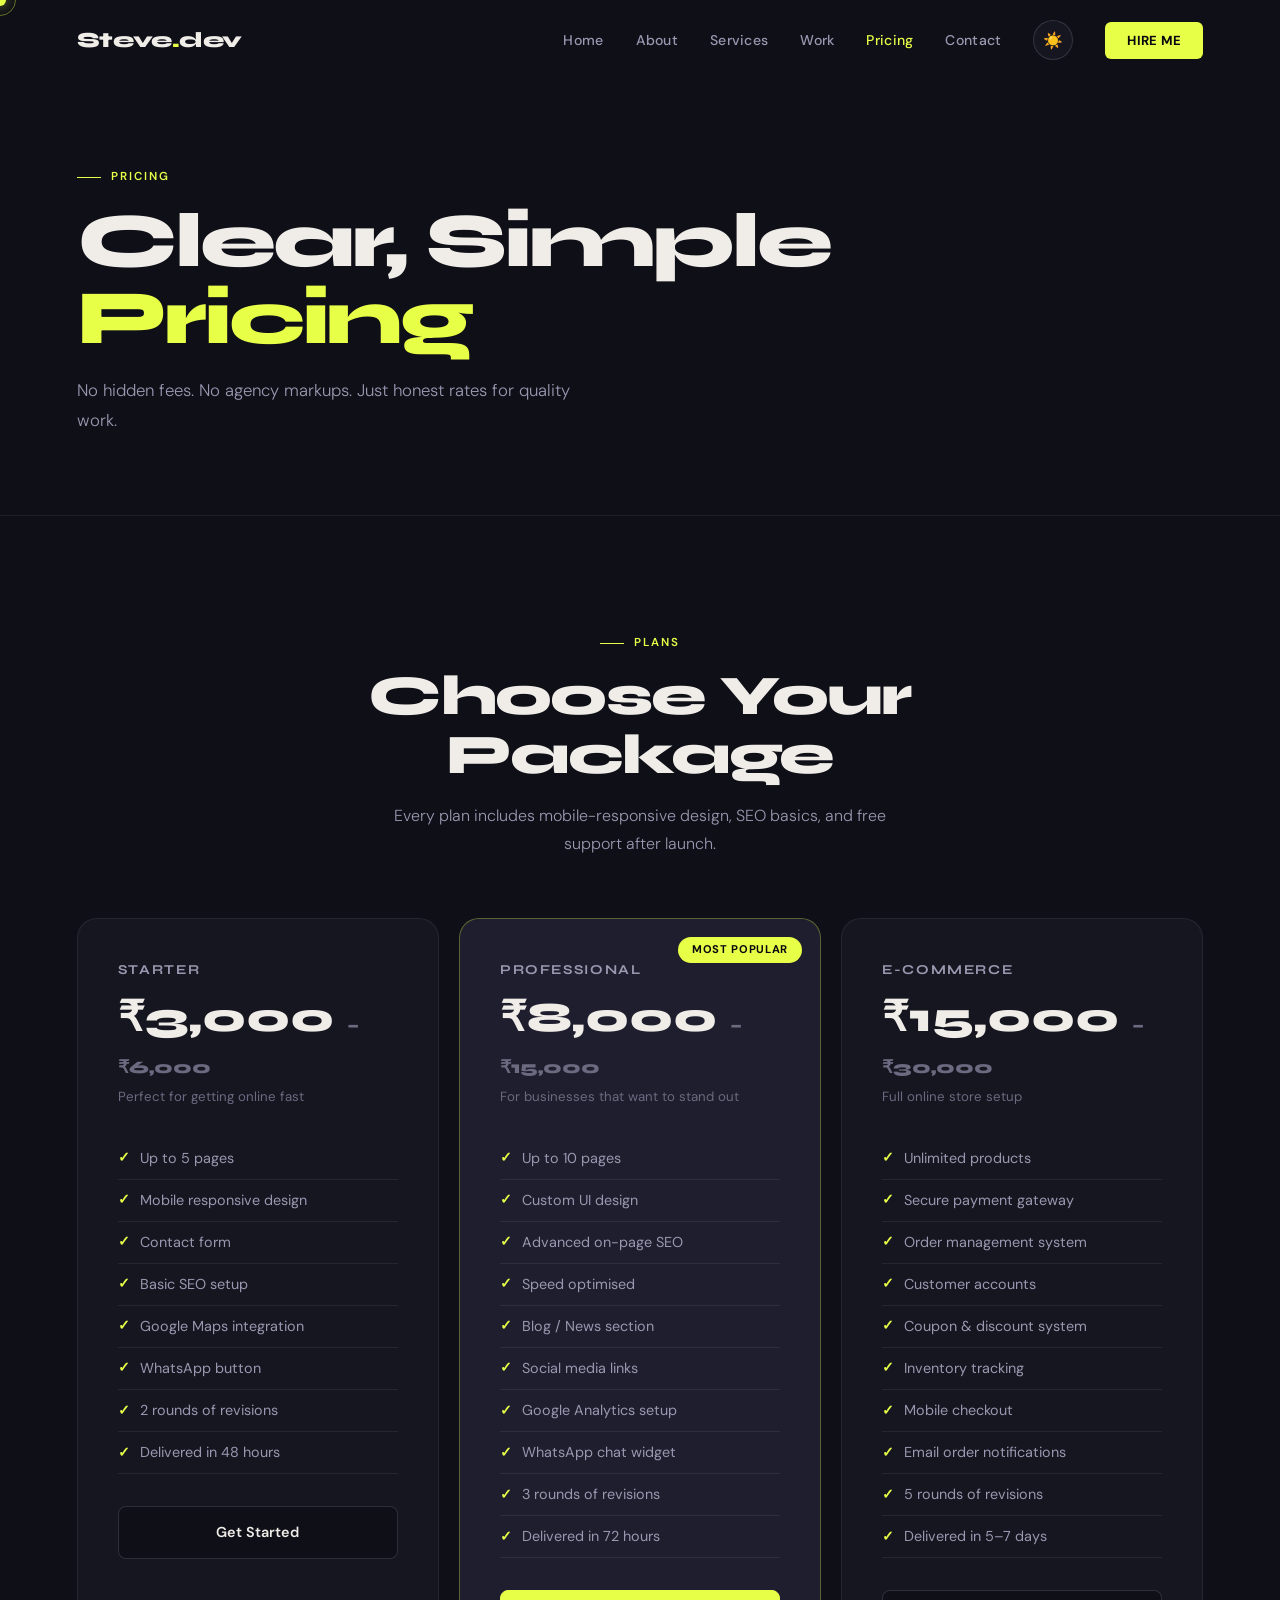
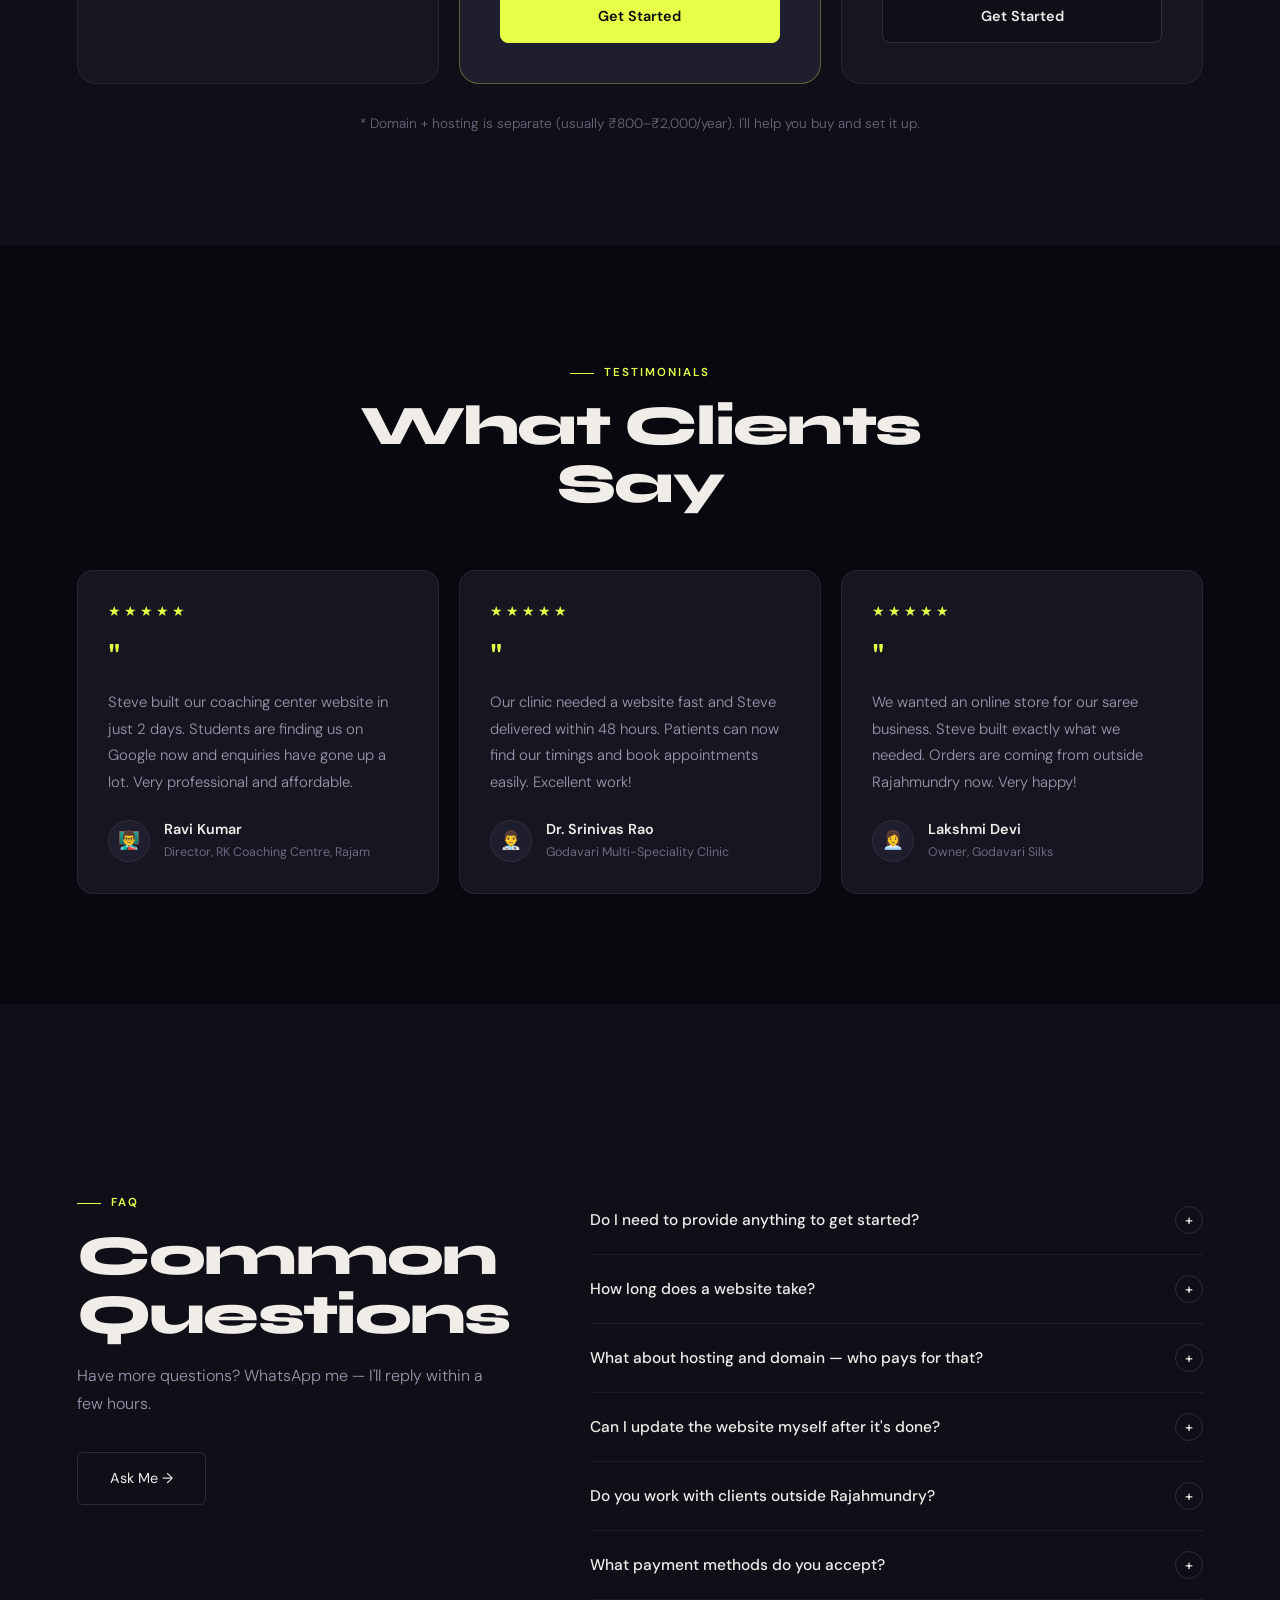
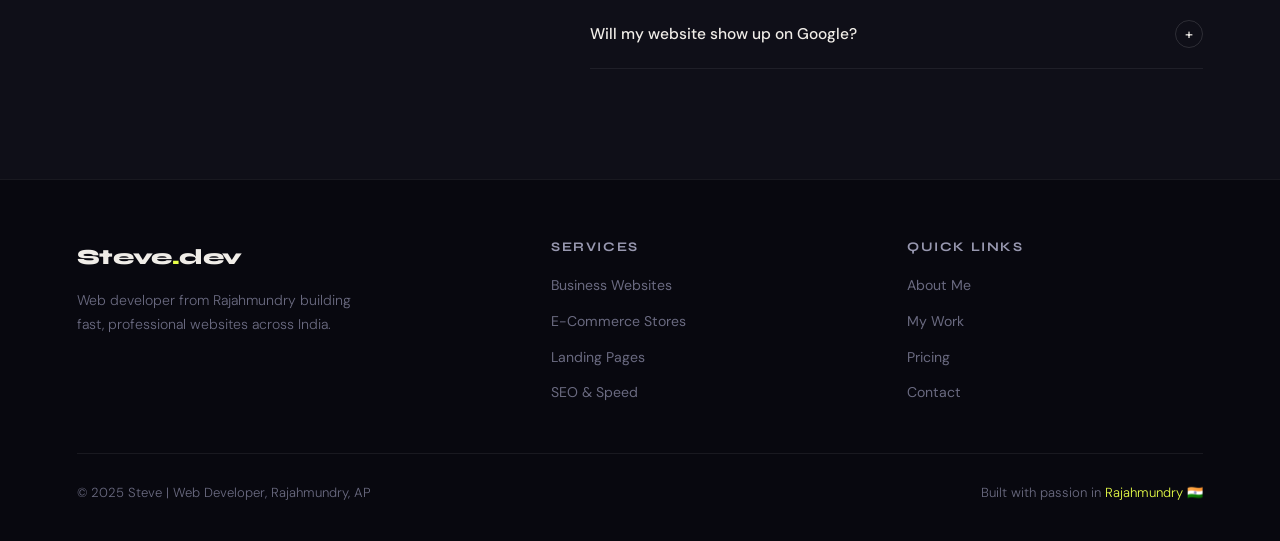
<file: pricing.html>
<!DOCTYPE html>
<html lang="en">
<!--
  ============================================================
  PAGE: Pricing (pricing.html)
  DESCRIPTION: 3 pricing plans (Starter, Professional, E-Commerce)
               with full feature lists, plus an FAQ accordion.
  STYLES: css/style.css
  SCRIPTS: js/main.js
  ============================================================
-->
<head>
  <meta charset="UTF-8" />
  <meta name="viewport" content="width=device-width, initial-scale=1.0" />
  <title>Pricing — Steve.dev</title>
  <link rel="stylesheet" href="css/style.css" />
  <style>
    /* ── PRICING CARDS GRID ── */
    .pricing-grid {
      display: grid;
      grid-template-columns: repeat(auto-fit, minmax(280px, 1fr));
      gap: 20px;
      margin-top: 60px;
    }

    .price-card {
      background: var(--bg3);
      border: 1px solid var(--border);
      border-radius: 20px;
      padding: 40px;
      transition: transform 0.3s ease, border-color 0.3s ease;
      position: relative;
      overflow: hidden;
    }
    /* Top accent line slides in on hover */
    .price-card::before {
      content: '';
      position: absolute;
      top: 0; left: 0; right: 0; height: 3px;
      background: linear-gradient(90deg, transparent, var(--accent), transparent);
      transform: scaleX(0);
      transition: transform 0.4s ease;
    }
    .price-card:hover::before { transform: scaleX(1); }
    .price-card:hover {
      transform: translateY(-6px);
      border-color: var(--border2);
    }

    /* Featured plan has a different border and background */
    .price-card.featured {
      border-color: rgba(232,255,71,0.3);
      background: var(--bg4);
    }

    /* "Most Popular" badge on featured card */
    .popular-badge {
      position: absolute;
      top: 18px; right: 18px;
      background: var(--accent);
      color: #08080f;
      padding: 4px 14px;
      border-radius: 100px;
      font-size: 0.7rem;
      font-weight: 700;
      text-transform: uppercase;
      letter-spacing: 0.06em;
    }

    .plan-name {
      font-family: 'Syne', sans-serif;
      font-size: 0.85rem;
      font-weight: 700;
      text-transform: uppercase;
      letter-spacing: 0.12em;
      color: var(--muted2);
      margin-bottom: 16px;
    }
    .plan-price {
      font-family: 'Syne', sans-serif;
      font-size: 2.6rem;
      font-weight: 800;
      line-height: 1;
      margin-bottom: 6px;
    }
    .plan-price span { font-size: 1.1rem; color: var(--muted); }
    .plan-note { color: var(--muted); font-size: 0.83rem; margin-bottom: 30px; }

    /* Feature checklist */
    .plan-features {
      list-style: none;
      margin-bottom: 32px;
    }
    .plan-features li {
      padding: 9px 0;
      border-bottom: 1px solid var(--border);
      font-size: 0.9rem;
      color: var(--muted2);
      display: flex;
      align-items: center;
      gap: 10px;
    }
    .plan-features li::before {
      content: '✓';
      color: var(--accent);
      font-weight: 700;
      font-size: 0.85rem;
      flex-shrink: 0;
    }

    /* Plan CTA button */
    .plan-btn {
      display: block;
      text-align: center;
      background: var(--bg2);
      border: 1px solid var(--border2);
      color: var(--text);
      padding: 14px;
      border-radius: 8px;
      text-decoration: none;
      font-weight: 600;
      font-size: 0.9rem;
      transition: background 0.2s ease, border-color 0.2s ease, color 0.2s ease;
    }
    .plan-btn:hover,
    .price-card.featured .plan-btn {
      background: var(--accent);
      border-color: var(--accent);
      color: #08080f;
    }

    /* ── FAQ SECTION ── */
    .faq-layout {
      display: grid;
      grid-template-columns: 1fr 1.6fr;
      gap: 80px;
      align-items: start;
      margin-top: 72px;
    }
    .faq-sticky { position: sticky; top: 110px; }

    .faq-list { display: flex; flex-direction: column; }

    /* Each FAQ item */
    .faq-item { border-bottom: 1px solid var(--border); }

    .faq-question {
      display: flex;
      justify-content: space-between;
      align-items: center;
      padding: 20px 0;
      cursor: pointer;
      font-weight: 500;
      font-size: 0.97rem;
      color: var(--text);
      gap: 20px;
      transition: color 0.2s ease;
      user-select: none;
    }
    .faq-question:hover { color: var(--accent); }

    /* The +/× icon */
    .faq-icon {
      width: 28px; height: 28px;
      border: 1px solid var(--border2);
      border-radius: 50%;
      display: flex; align-items: center; justify-content: center;
      font-size: 0.9rem;
      flex-shrink: 0;
      transition: transform 0.3s ease, background 0.2s ease;
    }
    /* Rotate to × when open */
    .faq-item.open .faq-icon {
      transform: rotate(45deg);
      background: var(--accent);
      border-color: var(--accent);
      color: #08080f;
    }

    /* Answer — hidden by default, height-transitions open */
    .faq-answer {
      max-height: 0;
      overflow: hidden;
      transition: max-height 0.4s ease, padding 0.3s ease;
    }
    .faq-item.open .faq-answer {
      max-height: 400px;
      padding-bottom: 20px;
    }
    .faq-answer p { font-size: 0.93rem; line-height: 1.8; }

    /* ── TESTIMONIALS ── */
    .testi-grid {
      display: grid;
      grid-template-columns: repeat(auto-fit, minmax(280px, 1fr));
      gap: 20px;
      margin-top: 56px;
    }
    .testi-card {
      background: var(--bg3);
      border: 1px solid var(--border);
      border-radius: 16px;
      padding: 30px;
      transition: border-color 0.3s;
    }
    .testi-card:hover { border-color: var(--border2); }
    .testi-stars { color: var(--accent); font-size: 0.85rem; letter-spacing: 3px; margin-bottom: 14px; }
    .testi-quote-mark { font-family: 'Syne', sans-serif; font-size: 2.5rem; color: var(--accent); line-height: 1; margin-bottom: 12px; }
    .testi-text { font-size: 0.93rem; line-height: 1.8; color: var(--muted2); margin-bottom: 22px; }
    .testi-author { display: flex; align-items: center; gap: 14px; }
    .testi-avatar { width: 42px; height: 42px; background: var(--bg4); border-radius: 50%; display:flex; align-items:center; justify-content:center; font-size:1.1rem; border:1px solid var(--border); }
    .testi-name { font-weight: 600; font-size: 0.9rem; color: var(--text); margin-bottom: 2px; }
    .testi-role { color: var(--muted); font-size: 0.78rem; }

    @media (max-width: 900px) {
      .faq-layout { grid-template-columns: 1fr; gap: 48px; }
      .faq-sticky  { position: static; }
    }
  </style>
</head>
<body>

  <!-- Custom cursor elements -->
  <div class="cursor-ball" id="cursorBall"></div>
  <div class="cursor-trail" id="cursorTrail"></div>

  <!-- ── NAVBAR ── -->
  <nav class="navbar" id="navbar">
    <a href="index.html" class="nav-logo">Steve<span>.</span>dev</a>
    <ul class="nav-links">
      <li><a href="index.html">Home</a></li>
      <li><a href="about.html">About</a></li>
      <li><a href="services.html">Services</a></li>
      <li><a href="portfolio.html">Work</a></li>
      <li><a href="pricing.html" class="active">Pricing</a></li>
      <li><a href="contact.html">Contact</a></li>
      <li><button class="theme-toggle" id="themeToggle">☀️</button></li>
      <li><a href="contact.html" class="nav-hire">Hire Me</a></li>
    </ul>
    <!-- Mobile controls (hamburger + theme toggle) -->
    <div class="mobile-controls">
      <button class="theme-toggle" id="themeToggleMobile" title="Toggle theme">☀️</button>
      <div class="hamburger" id="hamburger">
        <span></span><span></span><span></span>
      </div>
    </div>
  </nav>
  <div class="mobile-nav" id="mobileNav">
    <button class="mobile-close" id="mobileClose">✕</button>
    <a href="index.html">Home</a><a href="about.html">About</a>
    <a href="services.html">Services</a><a href="portfolio.html">Work</a>
    <a href="pricing.html">Pricing</a><a href="contact.html">Contact</a>
    <a href="contact.html" style="color:var(--accent)">Hire Me →</a>
  </div>

  <!-- ── PAGE HERO ── -->
  <div class="page-hero">
    <div class="section-tag">Pricing</div>
    <h1>Clear, Simple <span style="color:var(--accent)">Pricing</span></h1>
    <p>No hidden fees. No agency markups. Just honest rates for quality work.</p>
  </div>

  <!-- ── PRICING CARDS ── -->
  <section class="section section-alt">
    <div class="reveal" style="text-align:center; max-width:580px; margin:0 auto;">
      <div class="section-tag">Plans</div>
      <h2 class="section-title">Choose Your Package</h2>
      <p class="section-sub" style="margin:0 auto;">Every plan includes mobile-responsive design, SEO basics, and free support after launch.</p>
    </div>

    <div class="pricing-grid reveal delay-2">

      <!-- STARTER PLAN -->
      <div class="price-card">
        <div class="plan-name">Starter</div>
        <div class="plan-price">₹3,000 <span>– ₹6,000</span></div>
        <div class="plan-note">Perfect for getting online fast</div>
        <ul class="plan-features">
          <li>Up to 5 pages</li>
          <li>Mobile responsive design</li>
          <li>Contact form</li>
          <li>Basic SEO setup</li>
          <li>Google Maps integration</li>
          <li>WhatsApp button</li>
          <li>2 rounds of revisions</li>
          <li>Delivered in 48 hours</li>
        </ul>
        <a href="contact.html" class="plan-btn">Get Started</a>
      </div>

      <!-- PROFESSIONAL PLAN (featured) -->
      <div class="price-card featured">
        <div class="popular-badge">Most Popular</div>
        <div class="plan-name">Professional</div>
        <div class="plan-price">₹8,000 <span>– ₹15,000</span></div>
        <div class="plan-note">For businesses that want to stand out</div>
        <ul class="plan-features">
          <li>Up to 10 pages</li>
          <li>Custom UI design</li>
          <li>Advanced on-page SEO</li>
          <li>Speed optimised</li>
          <li>Blog / News section</li>
          <li>Social media links</li>
          <li>Google Analytics setup</li>
          <li>WhatsApp chat widget</li>
          <li>3 rounds of revisions</li>
          <li>Delivered in 72 hours</li>
        </ul>
        <a href="contact.html" class="plan-btn">Get Started</a>
      </div>

      <!-- E-COMMERCE PLAN -->
      <div class="price-card">
        <div class="plan-name">E-Commerce</div>
        <div class="plan-price">₹15,000 <span>– ₹30,000</span></div>
        <div class="plan-note">Full online store setup</div>
        <ul class="plan-features">
          <li>Unlimited products</li>
          <li>Secure payment gateway</li>
          <li>Order management system</li>
          <li>Customer accounts</li>
          <li>Coupon & discount system</li>
          <li>Inventory tracking</li>
          <li>Mobile checkout</li>
          <li>Email order notifications</li>
          <li>5 rounds of revisions</li>
          <li>Delivered in 5–7 days</li>
        </ul>
        <a href="contact.html" class="plan-btn">Get Started</a>
      </div>
    </div>

    <!-- Note about hosting -->
    <p style="text-align:center; margin-top:28px; color:var(--muted); font-size:0.85rem;">
      * Domain + hosting is separate (usually ₹800–₹2,000/year). I'll help you buy and set it up.
    </p>
  </section>

  <!-- ── TESTIMONIALS ── -->
  <section class="section">
    <div class="reveal" style="text-align:center; max-width:580px; margin:0 auto;">
      <div class="section-tag">Testimonials</div>
      <h2 class="section-title">What Clients Say</h2>
    </div>
    <div class="testi-grid reveal delay-2">
      <div class="testi-card">
        <div class="testi-stars">★★★★★</div>
        <div class="testi-quote-mark">"</div>
        <p class="testi-text">Steve built our coaching center website in just 2 days. Students are finding us on Google now and enquiries have gone up a lot. Very professional and affordable.</p>
        <div class="testi-author">
          <div class="testi-avatar">👨‍🏫</div>
          <div><div class="testi-name">Ravi Kumar</div><div class="testi-role">Director, RK Coaching Centre, Rajam</div></div>
        </div>
      </div>
      <div class="testi-card">
        <div class="testi-stars">★★★★★</div>
        <div class="testi-quote-mark">"</div>
        <p class="testi-text">Our clinic needed a website fast and Steve delivered within 48 hours. Patients can now find our timings and book appointments easily. Excellent work!</p>
        <div class="testi-author">
          <div class="testi-avatar">👨‍⚕️</div>
          <div><div class="testi-name">Dr. Srinivas Rao</div><div class="testi-role">Godavari Multi-Speciality Clinic</div></div>
        </div>
      </div>
      <div class="testi-card">
        <div class="testi-stars">★★★★★</div>
        <div class="testi-quote-mark">"</div>
        <p class="testi-text">We wanted an online store for our saree business. Steve built exactly what we needed. Orders are coming from outside Rajahmundry now. Very happy!</p>
        <div class="testi-author">
          <div class="testi-avatar">👩‍💼</div>
          <div><div class="testi-name">Lakshmi Devi</div><div class="testi-role">Owner, Godavari Silks</div></div>
        </div>
      </div>
    </div>
  </section>

  <!-- ── FAQ SECTION ── -->
  <section class="section section-alt">
    <div class="faq-layout">

      <!-- Left: sticky label -->
      <div class="faq-sticky reveal">
        <div class="section-tag">FAQ</div>
        <h2 class="section-title">Common Questions</h2>
        <p class="section-sub">Have more questions? WhatsApp me — I'll reply within a few hours.</p>
        <br/>
        <a href="contact.html" class="btn-ghost" style="margin-top:8px;">Ask Me →</a>
      </div>

      <!-- Right: accordion items -->
      <!-- toggleFaq() is defined in js/main.js -->
      <div class="faq-list reveal delay-2">

        <div class="faq-item">
          <div class="faq-question" onclick="toggleFaq(this)">
            <span>Do I need to provide anything to get started?</span>
            <div class="faq-icon">+</div>
          </div>
          <div class="faq-answer">
            <p>Just your business name, what your business does, contact details, and any images or logo you have. I'll handle everything else — design, structure, content layout, and going live.</p>
          </div>
        </div>

        <div class="faq-item">
          <div class="faq-question" onclick="toggleFaq(this)">
            <span>How long does a website take?</span>
            <div class="faq-icon">+</div>
          </div>
          <div class="faq-answer">
            <p>Most standard business websites are ready within 48–72 hours. E-commerce stores take 5–7 days. I always give you a clear timeline before starting work.</p>
          </div>
        </div>

        <div class="faq-item">
          <div class="faq-question" onclick="toggleFaq(this)">
            <span>What about hosting and domain — who pays for that?</span>
            <div class="faq-icon">+</div>
          </div>
          <div class="faq-answer">
            <p>Hosting and domain are separate from my development charge. I'll help you buy them at the best price (usually ₹800–₹2,000/year) and set everything up. Or if you already have hosting, I can work with that too.</p>
          </div>
        </div>

        <div class="faq-item">
          <div class="faq-question" onclick="toggleFaq(this)">
            <span>Can I update the website myself after it's done?</span>
            <div class="faq-icon">+</div>
          </div>
          <div class="faq-answer">
            <p>Yes — I build sites with a simple admin panel so you can easily update text, images, and content without any coding knowledge. I'll also give you a quick walkthrough video after delivery.</p>
          </div>
        </div>

        <div class="faq-item">
          <div class="faq-question" onclick="toggleFaq(this)">
            <span>Do you work with clients outside Rajahmundry?</span>
            <div class="faq-icon">+</div>
          </div>
          <div class="faq-answer">
            <p>Absolutely. I work with clients all across India via WhatsApp, video calls, and email. Distance is no barrier — most of the work is done online anyway.</p>
          </div>
        </div>

        <div class="faq-item">
          <div class="faq-question" onclick="toggleFaq(this)">
            <span>What payment methods do you accept?</span>
            <div class="faq-icon">+</div>
          </div>
          <div class="faq-answer">
            <p>I accept UPI (GPay, PhonePe, Paytm), bank transfer, and cash for local clients in Rajahmundry. I take 50% advance before starting and 50% after delivery.</p>
          </div>
        </div>

        <div class="faq-item">
          <div class="faq-question" onclick="toggleFaq(this)">
            <span>Will my website show up on Google?</span>
            <div class="faq-icon">+</div>
          </div>
          <div class="faq-answer">
            <p>All websites include basic on-page SEO — proper titles, meta descriptions, fast loading, and mobile-friendliness. These are the foundations for ranking. For advanced SEO, I offer a separate optimisation service.</p>
          </div>
        </div>

      </div><!-- end faq-list -->
    </div>
  </section>

  <!-- ── FOOTER ── -->
  <footer class="footer">
    <div class="footer-grid">
      <div class="footer-brand"><a href="index.html" class="nav-logo">Steve<span>.</span>dev</a><p>Web developer from Rajahmundry building fast, professional websites across India.</p></div>
      <div class="footer-col"><h5>Services</h5><ul><li><a href="services.html">Business Websites</a></li><li><a href="services.html">E-Commerce Stores</a></li><li><a href="services.html">Landing Pages</a></li><li><a href="services.html">SEO & Speed</a></li></ul></div>
      <div class="footer-col"><h5>Quick Links</h5><ul><li><a href="about.html">About Me</a></li><li><a href="portfolio.html">My Work</a></li><li><a href="pricing.html">Pricing</a></li><li><a href="contact.html">Contact</a></li></ul></div>
    </div>
    <div class="footer-bottom"><p>© 2025 Steve | Web Developer, Rajahmundry, AP</p><p>Built with passion in <a href="#">Rajahmundry 🇮🇳</a></p></div>
  </footer>

  <div class="toast" id="toast"><div class="toast-dot"></div><span id="toastText"></span></div>
  <script src="js/main.js"></script>

  <script>
    // Sync mobile theme toggle with desktop one
    const mobileTog = document.getElementById('themeToggleMobile');
    if (mobileTog) {
      mobileTog.textContent = document.documentElement.classList.contains('light') ? '🌙' : '☀️';
      mobileTog.addEventListener('click', () => {
        document.getElementById('themeToggle').click();
        mobileTog.textContent = document.documentElement.classList.contains('light') ? '🌙' : '☀️';
      });
    }
  </script>
</body>
</html>
</file>
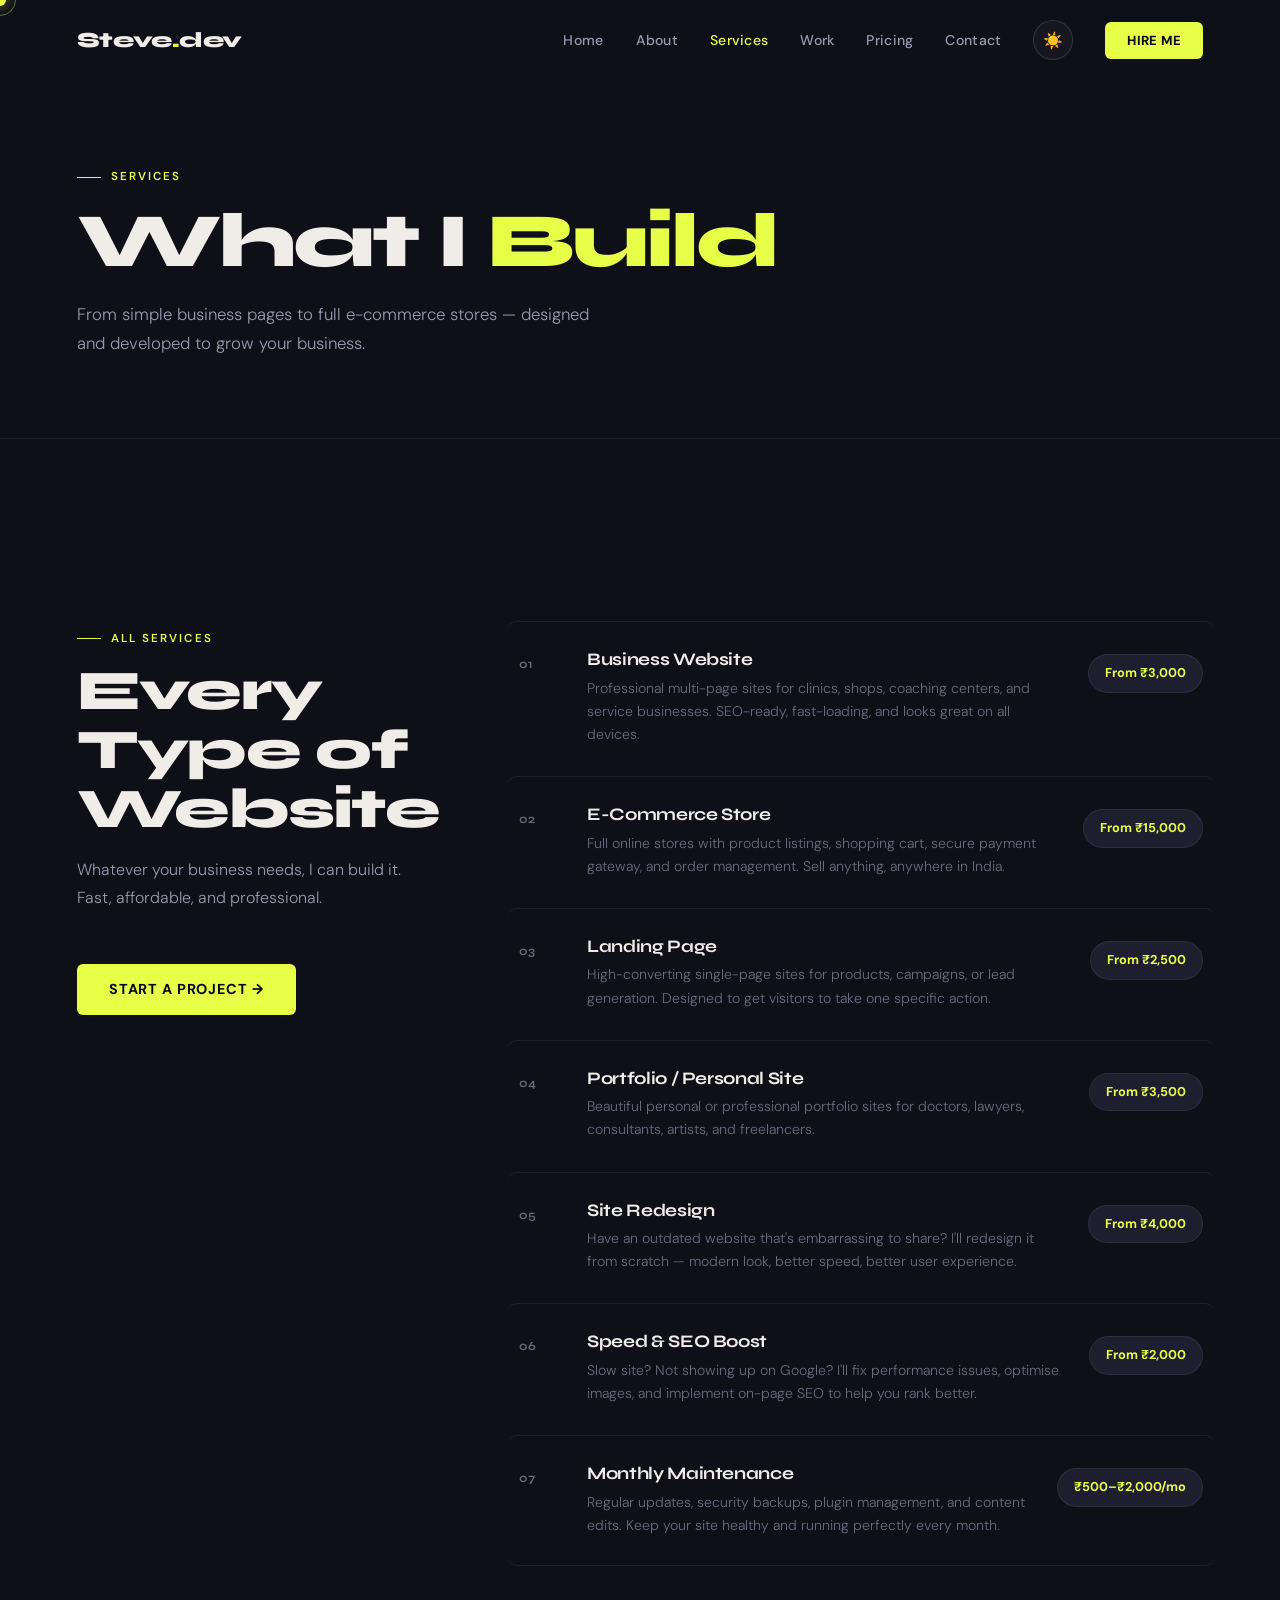
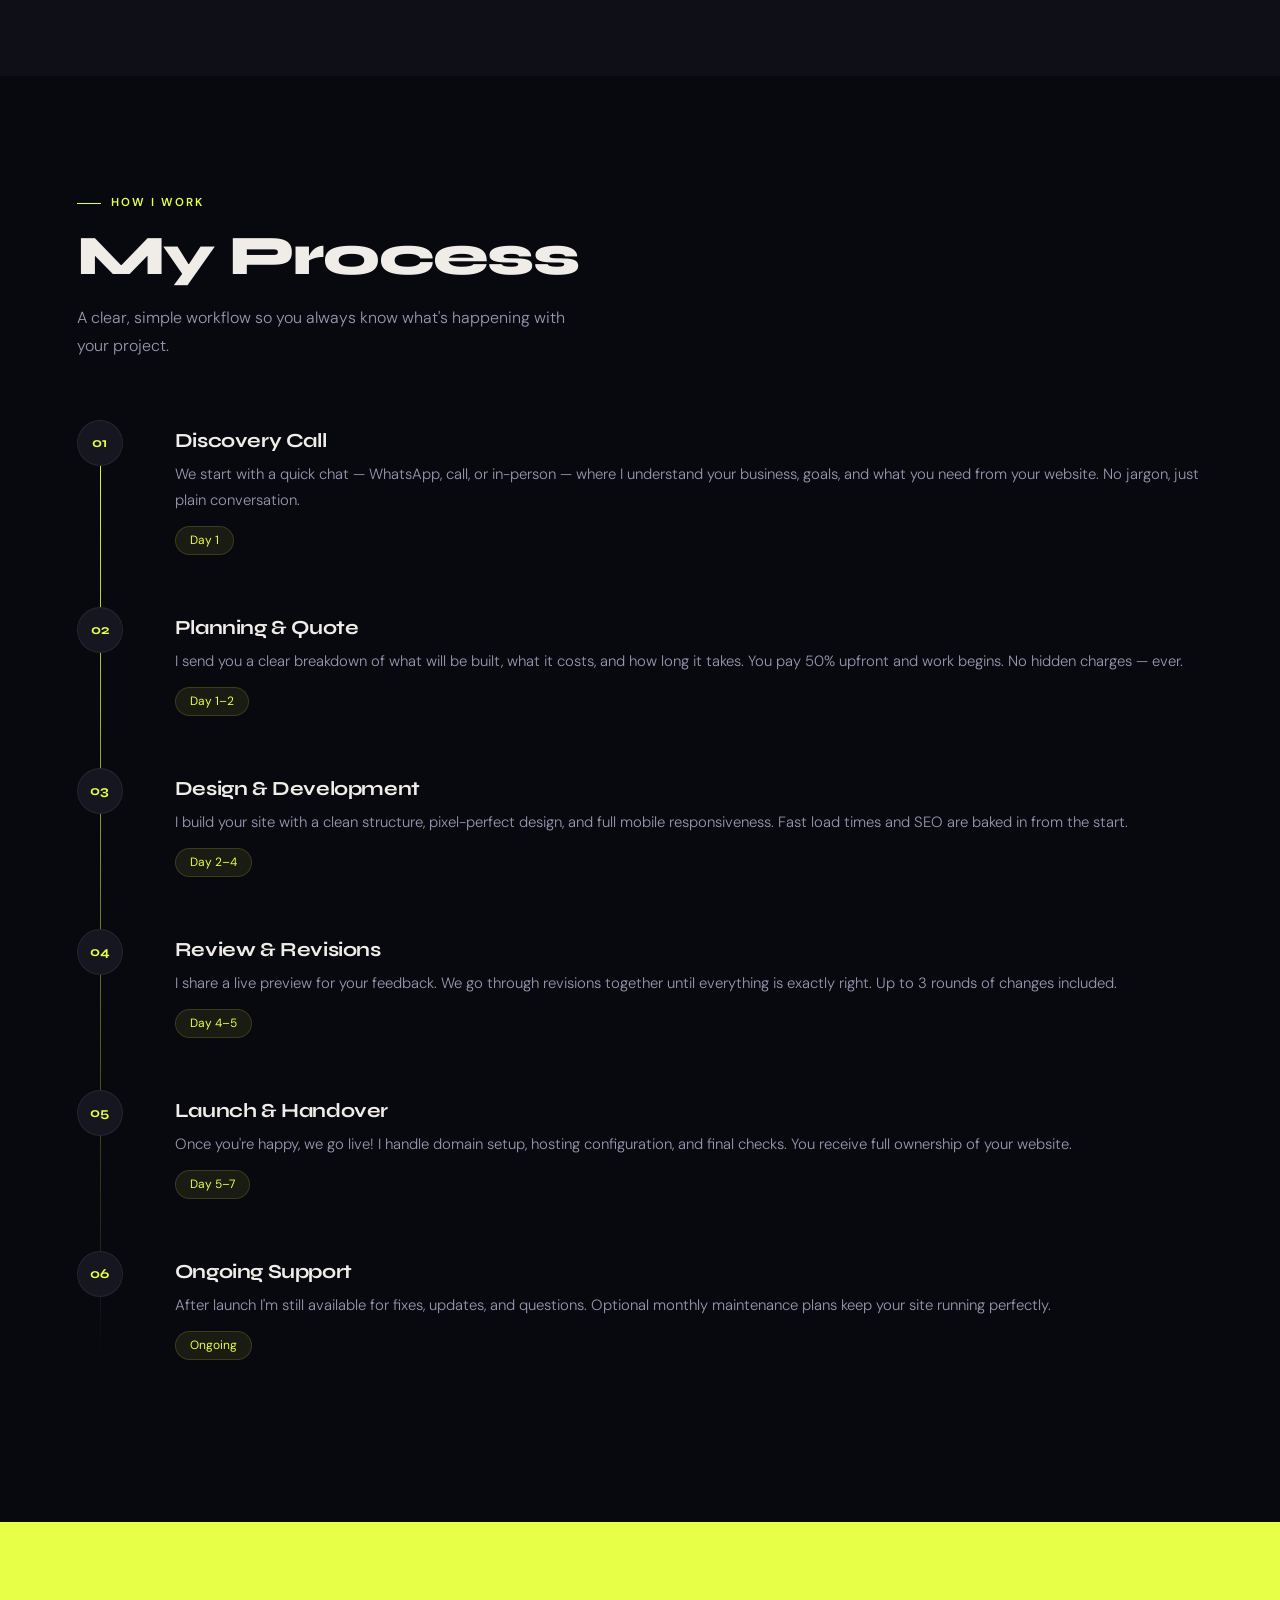
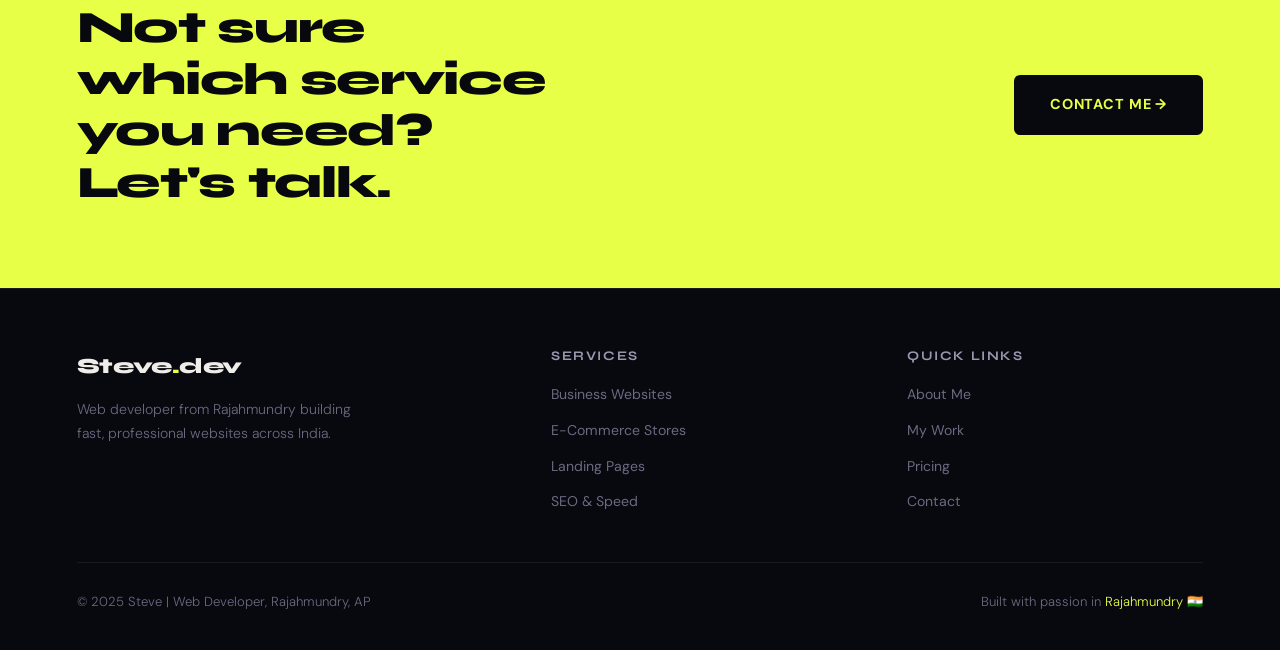
<file: services.html>
<!DOCTYPE html>
<html lang="en">
<!--
  ============================================================
  PAGE: Services (services.html)
  DESCRIPTION: Full list of all services with descriptions,
               process steps, and call to action.
  STYLES: css/style.css
  SCRIPTS: js/main.js
  ============================================================
-->
<head>
  <meta charset="UTF-8" />
  <meta name="viewport" content="width=device-width, initial-scale=1.0" />
  <title>Services — Steve.dev</title>
  <link rel="stylesheet" href="css/style.css" />
  <style>
    /* ── SERVICES LIST ── */
    .services-layout {
      display: grid;
      grid-template-columns: 1fr 2fr;
      gap: 80px;
      margin-top: 72px;
      align-items: start;             
    }
    /* Left column sticks while right scrolls */
    .services-sticky { position: sticky; top: 110px; }

    .service-list { display: flex; flex-direction: column; gap: 2px; }

    /* Each service row */
    .service-row {
      display: grid;
      grid-template-columns: 44px 1fr auto;
      gap: 24px;
      align-items: start;
      border-top: 1px solid var(--border);
      padding: 28px 12px;
      border-radius: 10px;
      margin: 0 -12px;
      transition: background 0.2s;
    }
    .service-row:last-child { border-bottom: 1px solid var(--border); }
    .service-row:hover { background: var(--bg3); }

    .svc-num {
      font-family: 'Syne', sans-serif;
      font-size: 0.78rem;
      color: var(--muted);
      font-weight: 600;
      padding-top: 4px;
    }
    .svc-text h3 { font-size: 1.1rem; font-weight: 700; margin-bottom: 7px; color: var(--text); }
    .svc-text p  { font-size: 0.88rem; line-height: 1.65; color: var(--muted); }

    .svc-price-badge {
      background: var(--bg4);
      border: 1px solid var(--border);
      padding: 8px 16px;
      border-radius: 100px;
      font-size: 0.8rem;
      font-weight: 700;
      color: var(--accent);
      white-space: nowrap;
      margin-top: 4px;
    }

    /* ── PROCESS SECTION ── */
    .process-list {
      margin-top: 60px;
      position: relative;
    }
    /* Vertical connecting line on the left */
    .process-list::before {
      content: '';
      position: absolute;
      left: 23px; top: 0; bottom: 0;
      width: 1px;
      background: linear-gradient(to bottom, var(--accent), transparent);
    }
    .process-step {
      display: grid;
      grid-template-columns: 70px 1fr;
      gap: 28px;
      margin-bottom: 52px;
      align-items: start;
    }
    .step-circle {
      width: 46px; height: 46px;
      background: var(--bg3);
      border: 1px solid var(--border);
      border-radius: 50%;
      display: flex; align-items: center; justify-content: center;
      font-family: 'Syne', sans-serif;
      font-size: 0.85rem;
      font-weight: 700;
      color: var(--accent);
      position: relative; z-index: 2;
    }
    .step-text h3 { font-size: 1.25rem; font-weight: 700; margin-bottom: 9px; padding-top: 10px; color: var(--text); }
    .step-text p  { font-size: 0.93rem; line-height: 1.8; color: var(--muted2); }
    .step-badge {
      display: inline-block;
      margin-top: 12px;
      background: rgba(232,255,71,0.08);
      border: 1px solid rgba(232,255,71,0.15);
      padding: 4px 14px;
      border-radius: 100px;
      font-size: 0.75rem;
      color: var(--accent);
    }

    @media (max-width: 900px) {
      .services-layout { grid-template-columns: 1fr; gap: 48px; }
      .services-sticky { position: static; }
      .service-row { 
        grid-template-columns: 36px 1fr auto;
        gap: 16px;
        padding: 20px 12px;
      }
      .svc-price-badge { 
        font-size: 0.75rem;
        padding: 6px 12px;
      }
    }

    @media (max-width: 600px) {
      .service-row {
        grid-template-columns: 32px 1fr;
        gap: 12px;
      }
      .svc-num {
        font-size: 0.7rem;
      }
      .svc-text h3 {
        font-size: 0.95rem;
      }
      .svc-text p {
        font-size: 0.8rem;
      }
      .svc-price-badge {
        grid-column: 2;
        margin-top: 10px;
        font-size: 0.7rem;
        padding: 5px 10px;
      }
    }
  </style>
</head>
<body>

  <!-- Custom cursor elements -->
  <div class="cursor-ball" id="cursorBall"></div>
  <div class="cursor-trail" id="cursorTrail"></div>

  <!-- ── NAVBAR ── -->
  <nav class="navbar" id="navbar">
    <a href="index.html" class="nav-logo">Steve<span>.</span>dev</a>
    <ul class="nav-links">
      <li><a href="index.html">Home</a></li>
      <li><a href="about.html">About</a></li>
      <li><a href="services.html" class="active">Services</a></li>
      <li><a href="portfolio.html">Work</a></li>
      <li><a href="pricing.html">Pricing</a></li>
      <li><a href="contact.html">Contact</a></li>
      <li><button class="theme-toggle" id="themeToggle">☀️</button></li>
      <li><a href="contact.html" class="nav-hire">Hire Me</a></li>
    </ul>
    <!-- Mobile controls (hamburger + theme toggle) -->
    <div class="mobile-controls">
      <button class="theme-toggle" id="themeToggleMobile" title="Toggle theme">☀️</button>
      <div class="hamburger" id="hamburger">
        <span></span><span></span><span></span>
      </div>
    </div>
  </nav>
  <div class="mobile-nav" id="mobileNav">
    <button class="mobile-close" id="mobileClose">✕</button>
    <a href="index.html">Home</a><a href="about.html">About</a>
    <a href="services.html">Services</a><a href="portfolio.html">Work</a>
    <a href="pricing.html">Pricing</a><a href="contact.html">Contact</a>
    <a href="contact.html" style="color:var(--accent)">Hire Me →</a>
  </div>

  <!-- ── PAGE HERO ── -->
  <div class="page-hero">
    <div class="section-tag">Services</div>
    <h1>What I <span style="color:var(--accent)">Build</span></h1>
    <p>From simple business pages to full e-commerce stores — designed and developed to grow your business.</p>
  </div>

  <!-- ── SERVICES LIST ── -->
  <section class="section section-alt">
    <div class="services-layout">

      <!-- Left: sticky intro -->
      <div class="services-sticky reveal">
        <div class="section-tag">All Services</div>
        <h2 class="section-title">Every Type of Website</h2>
        <p class="section-sub">Whatever your business needs, I can build it. Fast, affordable, and professional.</p>
        <br/><br/>
        <a href="contact.html" class="btn-primary">Start a Project →</a>
      </div>

      <!-- Right: service rows -->
      <div class="service-list reveal delay-2">
        <div class="service-row">
          <span class="svc-num">01</span>
          <div class="svc-text">
            <h3>Business Website</h3>
            <p>Professional multi-page sites for clinics, shops, coaching centers, and service businesses. SEO-ready, fast-loading, and looks great on all devices.</p>
          </div>
          <span class="svc-price-badge">From ₹3,000</span>
        </div>
        <div class="service-row">
          <span class="svc-num">02</span>
          <div class="svc-text">
            <h3>E-Commerce Store</h3>
            <p>Full online stores with product listings, shopping cart, secure payment gateway, and order management. Sell anything, anywhere in India.</p>
          </div>
          <span class="svc-price-badge">From ₹15,000</span>
        </div>
        <div class="service-row">
          <span class="svc-num">03</span>
          <div class="svc-text">
            <h3>Landing Page</h3>
            <p>High-converting single-page sites for products, campaigns, or lead generation. Designed to get visitors to take one specific action.</p>
          </div>
          <span class="svc-price-badge">From ₹2,500</span>
        </div>
        <div class="service-row">
          <span class="svc-num">04</span>
          <div class="svc-text">
            <h3>Portfolio / Personal Site</h3>
            <p>Beautiful personal or professional portfolio sites for doctors, lawyers, consultants, artists, and freelancers.</p>
          </div>
          <span class="svc-price-badge">From ₹3,500</span>
        </div>
        <div class="service-row">
          <span class="svc-num">05</span>
          <div class="svc-text">
            <h3>Site Redesign</h3>
            <p>Have an outdated website that's embarrassing to share? I'll redesign it from scratch — modern look, better speed, better user experience.</p>
          </div>
          <span class="svc-price-badge">From ₹4,000</span>
        </div>
        <div class="service-row">
          <span class="svc-num">06</span>
          <div class="svc-text">
            <h3>Speed & SEO Boost</h3>
            <p>Slow site? Not showing up on Google? I'll fix performance issues, optimise images, and implement on-page SEO to help you rank better.</p>
          </div>
          <span class="svc-price-badge">From ₹2,000</span>
        </div>
        <div class="service-row">
          <span class="svc-num">07</span>
          <div class="svc-text">
            <h3>Monthly Maintenance</h3>
            <p>Regular updates, security backups, plugin management, and content edits. Keep your site healthy and running perfectly every month.</p>
          </div>
          <span class="svc-price-badge">₹500–₹2,000/mo</span>
        </div>
      </div>
    </div>
  </section>

  <!-- ── PROCESS SECTION ── -->
  <section class="section">
    <div class="reveal">
      <div class="section-tag">How I Work</div>
      <h2 class="section-title">My Process</h2>
      <p class="section-sub">A clear, simple workflow so you always know what's happening with your project.</p>
    </div>

    <div class="process-list reveal delay-2">
      <div class="process-step">
        <div class="step-circle">01</div>
        <div class="step-text">
          <h3>Discovery Call</h3>
          <p>We start with a quick chat — WhatsApp, call, or in-person — where I understand your business, goals, and what you need from your website. No jargon, just plain conversation.</p>
          <span class="step-badge">Day 1</span>
        </div>
      </div>
      <div class="process-step">
        <div class="step-circle">02</div>
        <div class="step-text">
          <h3>Planning & Quote</h3>
          <p>I send you a clear breakdown of what will be built, what it costs, and how long it takes. You pay 50% upfront and work begins. No hidden charges — ever.</p>
          <span class="step-badge">Day 1–2</span>
        </div>
      </div>
      <div class="process-step">
        <div class="step-circle">03</div>
        <div class="step-text">
          <h3>Design & Development</h3>
          <p>I build your site with a clean structure, pixel-perfect design, and full mobile responsiveness. Fast load times and SEO are baked in from the start.</p>
          <span class="step-badge">Day 2–4</span>
        </div>
      </div>
      <div class="process-step">
        <div class="step-circle">04</div>
        <div class="step-text">
          <h3>Review & Revisions</h3>
          <p>I share a live preview for your feedback. We go through revisions together until everything is exactly right. Up to 3 rounds of changes included.</p>
          <span class="step-badge">Day 4–5</span>
        </div>
      </div>
      <div class="process-step">
        <div class="step-circle">05</div>
        <div class="step-text">
          <h3>Launch & Handover</h3>
          <p>Once you're happy, we go live! I handle domain setup, hosting configuration, and final checks. You receive full ownership of your website.</p>
          <span class="step-badge">Day 5–7</span>
        </div>
      </div>
      <div class="process-step">
        <div class="step-circle">06</div>
        <div class="step-text">
          <h3>Ongoing Support</h3>
          <p>After launch I'm still available for fixes, updates, and questions. Optional monthly maintenance plans keep your site running perfectly.</p>
          <span class="step-badge">Ongoing</span>
        </div>
      </div>
    </div>
  </section>

  <!-- ── CTA ── -->
  <div style="background:var(--accent); padding:80px 6%; display:flex; justify-content:space-between; align-items:center; flex-wrap:wrap; gap:32px; position:relative; z-index:2;">
    <h2 style="font-family:'Syne',sans-serif; font-size:clamp(1.8rem,4vw,2.8rem); font-weight:800; color:#08080f; letter-spacing:-0.03em; line-height:1.15; max-width:500px;">
      Not sure which service you need? Let's talk.
    </h2>
    <a href="contact.html" style="background:#08080f; color:var(--accent); padding:18px 36px; border-radius:6px; font-weight:700; font-size:0.9rem; text-decoration:none; text-transform:uppercase; letter-spacing:0.06em;">
      Contact Me →
    </a>
  </div>

  <!-- ── FOOTER ── -->
  <footer class="footer">
    <div class="footer-grid">
      <div class="footer-brand"><a href="index.html" class="nav-logo">Steve<span>.</span>dev</a><p>Web developer from Rajahmundry building fast, professional websites across India.</p></div>
      <div class="footer-col"><h5>Services</h5><ul><li><a href="services.html">Business Websites</a></li><li><a href="services.html">E-Commerce Stores</a></li><li><a href="services.html">Landing Pages</a></li><li><a href="services.html">SEO & Speed</a></li></ul></div>
      <div class="footer-col"><h5>Quick Links</h5><ul><li><a href="about.html">About Me</a></li><li><a href="portfolio.html">My Work</a></li><li><a href="pricing.html">Pricing</a></li><li><a href="contact.html">Contact</a></li></ul></div>
    </div>
    <div class="footer-bottom"><p>© 2025 Steve | Web Developer, Rajahmundry, AP</p><p>Built with passion in <a href="#">Rajahmundry 🇮🇳</a></p></div>
  </footer>

  <div class="toast" id="toast"><div class="toast-dot"></div><span id="toastText"></span></div>
  <script src="js/main.js"></script>

  <script>
    // Sync mobile theme toggle with desktop one
    const mobileTog = document.getElementById('themeToggleMobile');
    if (mobileTog) {
      mobileTog.textContent = document.documentElement.classList.contains('light') ? '🌙' : '☀️';
      mobileTog.addEventListener('click', () => {
        document.getElementById('themeToggle').click();
        mobileTog.textContent = document.documentElement.classList.contains('light') ? '🌙' : '☀️';
      });
    }
  </script>
</body>
</html>
</file>
<file: css/style.css>
/* ============================================================
   STEVE.DEV — GLOBAL STYLESHEET
   Contains: CSS variables, dark/light theme, reset, shared
   components used across all pages.
   ============================================================ */

/* ── 1. GOOGLE FONTS ── */
@import url('https://fonts.googleapis.com/css2?family=Syne:wght@400;600;700;800&family=DM+Sans:ital,wght@0,300;0,400;0,500;1,300&display=swap');

/* ── 2. CSS RESET ── */
*, *::before, *::after {
  box-sizing: border-box;
  margin: 0;
  padding: 0;
}

/* ── 3. DARK MODE VARIABLES (default) ── */
:root {
  --bg:        #08080f;
  --bg2:       #0f0f18;
  --bg3:       #161621;
  --bg4:       #1e1e2e;
  --text:      #f0ede8;
  --muted:     #6a6a80;
  --muted2:    #9898b0;
  --accent:    #e8ff47;       /* Yellow-green highlight */
  --accent2:   #47b8ff;       /* Blue accent */
  --border:    rgba(255,255,255,0.07);
  --border2:   rgba(255,255,255,0.13);
  --shadow:    0 8px 32px rgba(0,0,0,0.4);
  --card-bg:   rgba(255,255,255,0.03);
  --nav-bg:    rgba(8,8,15,0.90);
}

/* ── 4. LIGHT MODE VARIABLES ── */
/* Applied when <html> has class="light" */
html.light {
  --bg:        #f5f5f0;
  --bg2:       #eaeae4;
  --bg3:       #dfdfd8;
  --bg4:       #d4d4cc;
  --text:      #111118;
  --muted:     #888890;
  --muted2:    #555560;
  --accent:    #b8cc00;       /* Darker yellow for light bg */
  --accent2:   #0080cc;
  --border:    rgba(0,0,0,0.08);
  --border2:   rgba(0,0,0,0.14);
  --shadow:    0 8px 32px rgba(0,0,0,0.12);
  --card-bg:   rgba(0,0,0,0.03);
  --nav-bg:    rgba(245,245,240,0.90);
}

/* ── 5. BASE BODY STYLES ── */
html {
  scroll-behavior: smooth;
}

body {
  background-color: var(--bg);
  color: var(--text);
  font-family: 'DM Sans', sans-serif;
  font-weight: 400;
  line-height: 1.6;
  overflow-x: hidden;
  transition: background-color 0.3s ease, color 0.3s ease;
  cursor: none; /* Hide default cursor */
}

/* Custom cursor — main ball */
.cursor-ball {
  position: fixed;
  width: 12px;
  height: 12px;
  background: var(--accent);
  border-radius: 50%;
  pointer-events: none;
  z-index: 9999;
  transform: translate(-50%, -50%);
  box-shadow: 0 0 12px rgba(232, 255, 71, 0.5);
}

/* Custom cursor — trailing circle */
.cursor-trail {
  position: fixed;
  width: 32px;
  height: 32px;
  border: 1.5px solid var(--accent);
  border-radius: 50%;
  pointer-events: none;
  z-index: 9998;
  transform: translate(-50%, -50%);
  opacity: 0.4;
}

/* ── 6. TYPOGRAPHY ── */
h1, h2, h3, h4, h5 {
  font-family: 'Syne', sans-serif;
  font-weight: 700;
  line-height: 1.1;
  letter-spacing: -0.02em;
}

p {
  line-height: 1.75;
  color: var(--muted2);
  font-weight: 300;
}

a {
  color: inherit;
  text-decoration: none;
}

img {
  max-width: 100%;
  display: block;
}

/* ── 7. UTILITY CLASSES ── */

/* Section tag (small uppercase label above headings) */
.section-tag {
  display: inline-flex;
  align-items: center;
  gap: 10px;
  font-size: 0.72rem;
  text-transform: uppercase;
  letter-spacing: 0.18em;
  color: var(--accent);
  font-weight: 600;
  margin-bottom: 14px;
}
.section-tag::before {
  content: '';
  width: 24px;
  height: 1px;
  background: var(--accent);
  display: block;
}

/* Main section heading */
.section-title {
  font-size: clamp(2rem, 4.5vw, 3.5rem);
  font-weight: 800;
  letter-spacing: -0.03em;
  line-height: 1.05;
  margin-bottom: 18px;
  color: var(--text);
}

/* Subtitle / description under headings */
.section-sub {
  font-size: 1rem;
  line-height: 1.75;
  color: var(--muted2);
  font-weight: 300;
  max-width: 500px;
}

/* Generic section padding */
.section {
  padding: 110px 6%;
  position: relative;
}

.section-alt {
  background-color: var(--bg2);
}

/* ── 8. BUTTONS ── */

/* Primary CTA button (yellow) */
.btn-primary {
  display: inline-flex;
  align-items: center;
  gap: 10px;
  background: var(--accent);
  color: #08080f;
  padding: 14px 32px;
  border-radius: 6px;
  font-weight: 700;
  font-size: 0.9rem;
  text-transform: uppercase;
  letter-spacing: 0.06em;
  text-decoration: none;
  transition: transform 0.2s ease, box-shadow 0.2s ease;
  border: none;
  cursor: pointer;
  font-family: 'DM Sans', sans-serif;
}
.btn-primary:hover {
  transform: translateY(-3px);
  box-shadow: 0 12px 32px rgba(232, 255, 71, 0.35);
}

/* Ghost / outline button */
.btn-ghost {
  display: inline-flex;
  align-items: center;
  gap: 10px;
  background: transparent;
  color: var(--text);
  padding: 14px 32px;
  border-radius: 6px;
  font-size: 0.9rem;
  text-decoration: none;
  border: 1px solid var(--border2);
  transition: border-color 0.2s ease, background 0.2s ease;
  font-family: 'DM Sans', sans-serif;
}
.btn-ghost:hover {
  border-color: var(--accent);
  background: rgba(232, 255, 71, 0.05);
}

/* ── 9. NAVIGATION ── */
.navbar {
  position: fixed;
  top: 0;
  left: 0;
  right: 0;
  z-index: 1000;
  padding: 20px 6%;
  display: flex;
  justify-content: space-between;
  align-items: center;
  transition: background 0.3s ease, border-color 0.3s ease;
}

/* Nav gets frosted glass background on scroll (added via JS) */
.navbar.scrolled {
  background: var(--nav-bg);
  backdrop-filter: blur(20px);
  -webkit-backdrop-filter: blur(20px);
  border-bottom: 1px solid var(--border);
}

/* Logo */
.nav-logo {
  font-family: 'Syne', sans-serif;
  font-size: 1.35rem;
  font-weight: 800;
  color: var(--text);
  text-decoration: none;
  letter-spacing: -0.02em;
}
.nav-logo span {
  color: var(--accent);
}

/* Nav link list */
.nav-links {
  display: flex;
  align-items: center;
  gap: 32px;
  list-style: none;
}

.nav-links a {
  color: var(--muted2);
  font-size: 0.88rem;
  font-weight: 500;
  text-decoration: none;
  transition: color 0.2s ease;
  letter-spacing: 0.02em;
}
.nav-links a:hover,
.nav-links a.active {
  color: var(--text);
}

/* Hire Me button in nav */
.nav-hire {
  background: var(--accent);
  color: #08080f !important;
  padding: 10px 22px;
  border-radius: 6px;
  font-weight: 700 !important;
  font-size: 0.82rem !important;
  text-transform: uppercase;
  letter-spacing: 0.05em;
  transition: transform 0.2s, box-shadow 0.2s !important;
}
.nav-hire:hover {
  transform: translateY(-2px);
  box-shadow: 0 8px 24px rgba(232, 255, 71, 0.35);
}

/* Dark/Light toggle button */
.theme-toggle {
  background: var(--bg3);
  border: 1px solid var(--border2);
  color: var(--text);
  width: 40px;
  height: 40px;
  border-radius: 50%;
  display: flex;
  align-items: center;
  justify-content: center;
  cursor: pointer;
  font-size: 1rem;
  transition: background 0.2s ease, transform 0.2s ease;
  flex-shrink: 0;
}
.theme-toggle:hover {
  background: var(--bg4);
  transform: rotate(20deg);
}

/* Mobile controls wrapper (hamburger + mobile theme toggle) */
.mobile-controls {
  display: none;
  align-items: center;
  gap: 12px;
}

/* Mobile hamburger (shown on small screens) */
.hamburger {
  display: flex;
  flex-direction: column;
  gap: 5px;
  cursor: pointer;
  padding: 4px;
}
.hamburger span {
  width: 24px;
  height: 2px;
  background: var(--text);
  border-radius: 2px;
  transition: all 0.3s ease;
}

/* Mobile nav drawer */
.mobile-nav {
  display: none;
  position: fixed;
  top: 0;
  left: 0;
  right: 0;
  bottom: 0;
  background: var(--bg);
  z-index: 900;
  flex-direction: column;
  align-items: center;
  justify-content: center;
  gap: 32px;
}
.mobile-nav.open {
  display: flex;
}
.mobile-nav a {
  font-family: 'Syne', sans-serif;
  font-size: 2rem;
  font-weight: 800;
  color: var(--text);
  text-decoration: none;
  transition: color 0.2s;
}
.mobile-nav a:hover {
  color: var(--accent);
}
.mobile-close {
  visibility: hidden;
  position: absolute;
  top: 24px;
  right: 7%;
  background: none;
  border: none;
  color: var(--text);
  font-size: 1.5rem;
  cursor: pointer;
}

/* ── 10. FOOTER ── */
.footer {
  background: var(--bg);
  border-top: 1px solid var(--border);
  padding: 60px 6% 36px;
}

.footer-grid {
  display: grid;
  grid-template-columns: 1.4fr 1fr 1fr;
  gap: 60px;
  margin-bottom: 48px;
}

.footer-brand p {
  color: var(--muted);
  font-size: 0.88rem;
  line-height: 1.7;
  max-width: 300px;
  margin-top: 14px;
}

.footer-col h5 {
  font-family: 'Syne', sans-serif;
  font-size: 0.82rem;
  text-transform: uppercase;
  letter-spacing: 0.12em;
  color: var(--muted2);
  margin-bottom: 18px;
  font-weight: 700;
}

.footer-col ul {
  list-style: none;
  display: flex;
  flex-direction: column;
  gap: 10px;
}

.footer-col ul a {
  color: var(--muted);
  font-size: 0.88rem;
  text-decoration: none;
  transition: color 0.2s ease;
}
.footer-col ul a:hover {
  color: var(--accent);
}

.footer-bottom {
  border-top: 1px solid var(--border);
  padding-top: 28px;
  display: flex;
  justify-content: space-between;
  align-items: center;
  flex-wrap: wrap;
  gap: 12px;
}

.footer-bottom p {
  color: var(--muted);
  font-size: 0.82rem;
}

.footer-bottom a {
  color: var(--accent);
  text-decoration: none;
}

/* ── 11. TOAST NOTIFICATION ── */
.toast {
  position: fixed;
  bottom: 30px;
  right: 30px;
  background: var(--bg2);
  border: 1px solid rgba(232, 255, 71, 0.3);
  border-radius: 12px;
  padding: 14px 22px;
  display: flex;
  align-items: center;
  gap: 10px;
  z-index: 9999;
  font-size: 0.88rem;
  color: var(--text);
  /* Hidden by default */
  transform: translateY(80px);
  opacity: 0;
  pointer-events: none;
  transition: all 0.4s cubic-bezier(0.34, 1.56, 0.64, 1);
}
.toast.show {
  transform: translateY(0);
  opacity: 1;
}
.toast-dot {
  width: 8px;
  height: 8px;
  background: var(--accent);
  border-radius: 50%;
  flex-shrink: 0;
}

/* ── 12. SCROLL REVEAL ANIMATION ── */
/* Elements with .reveal start hidden, become visible via JS */
.reveal {
  opacity: 0;
  transform: translateY(32px);
  transition: opacity 0.75s ease, transform 0.75s ease;
}
.reveal.visible {
  opacity: 1;
  transform: translateY(0);
}
.reveal.delay-1 { transition-delay: 0.1s; }
.reveal.delay-2 { transition-delay: 0.2s; }
.reveal.delay-3 { transition-delay: 0.3s; }

/* ── 13. ACTIVE NAV LINK highlight per page ── */
/* Each page's <script> adds .active to the matching nav link */
.nav-links a.active {
  color: var(--accent) !important;
}

/* ── 14. PAGE HERO (shared across inner pages) ── */
.page-hero {
  padding: 160px 6% 80px;
  background: var(--bg2);
  border-bottom: 1px solid var(--border);
}
.page-hero .section-tag {
  margin-bottom: 16px;
}
.page-hero h1 {
  font-size: clamp(2.8rem, 6vw, 5rem);
  font-weight: 800;
  letter-spacing: -0.04em;
  line-height: 1.0;
  margin-bottom: 20px;
}
.page-hero p {
  font-size: 1.05rem;
  max-width: 520px;
}

/* ── 15. RESPONSIVE BREAKPOINTS ── */
@media (max-width: 960px) {
  .nav-links {
    display: none; /* Hidden on mobile, use hamburger */
  }
  .mobile-controls {
    display: flex; /* Show mobile controls on small screens */
  }
  .footer-grid {
    grid-template-columns: 1fr;
    gap: 40px;
  }
  .section {
    padding: 80px 5%;
  }
}

@media (max-width: 600px) {
  .btn-primary,
  .btn-ghost {
    width: 100%;
    justify-content: center;
  }
  .page-hero {
    padding: 130px 5% 60px;
  }
}
</file>
